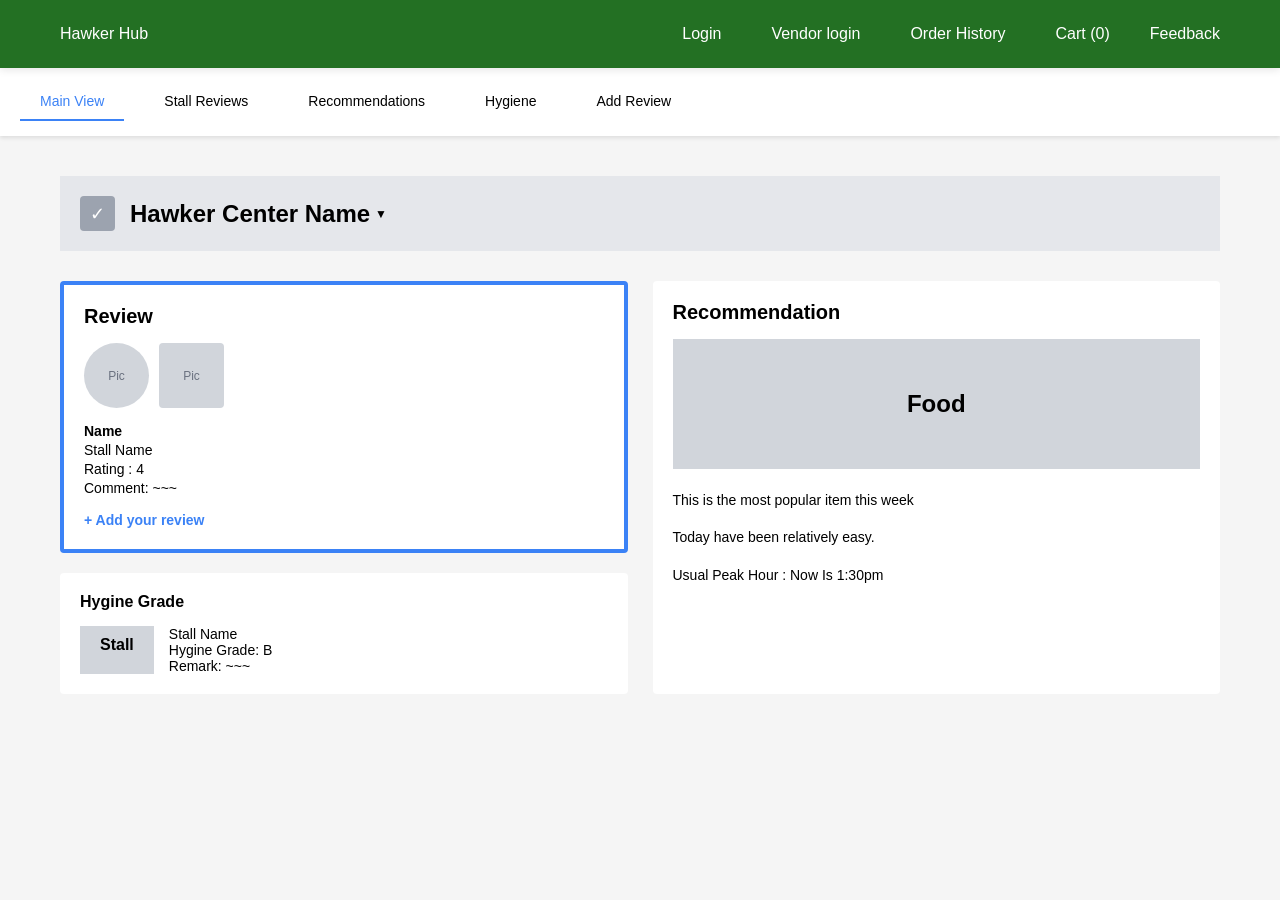
<file: Feedback/feedback.html>
<!DOCTYPE html>
<html lang="en">
<head>
    <meta charset="UTF-8">
    <meta name="viewport" content="width=device-width, initial-scale=1.0">
    <title>Hawker Center Review System</title>
    <link rel="stylesheet" href="feedback.css">
    <link rel="stylesheet" href="../Main-Page/MainPage.css">
</head>
<body>
    <header class="navbar">
        <div class="Logo">
            <button class="home-button" onclick="goHome()"> Hawker Hub </button>   
            <button class="Normal-login" onclick="showLogin()"> Login </button>
            <button class="vendor-login" onclick="showVendorLogin()"> Vendor login </button> 
            <button class="Order-history" onclick="showOrderHistory()"> Order History </button>
            <button class="Cart" onclick="viewCart()"> Cart (<span id="cart-count">0</span>) </button>
            <button class="Feedback" onclick="feedback()"> Feedback </button>
        </div>
    </header>
    <div class="nav-tabs">
        <button class="nav-btn active" data-view="main">Main View</button>
        <button class="nav-btn" data-view="stall-review">Stall Reviews</button>
        <button class="nav-btn" data-view="stall-recommendation">Recommendations</button>
        <button class="nav-btn" data-view="hygiene">Hygiene</button>
        <button class="nav-btn" data-view="review-dialog">Add Review</button>
    </div>

    <div class="container">
        <!-- Main View -->
        <div id="main" class="view active">
            <div class="header">
                <div class="header-icon">✓</div>
                <div class="dropdown">
                    <button class="dropdown-toggle" onclick="toggleDropdown('hawker-center-dropdown')" style="font-size: 24px; font-weight: 600; padding: 0;">
                        <span id="selected-hawker-center">Hawker Center Name</span>
                        <span class="dropdown-arrow">▼</span>
                    </button>
                    <div id="hawker-center-dropdown" class="dropdown-menu">
                        <div class="dropdown-item" onclick="selectHawkerCenter('Hawker Center Name')">Hawker Center Name</div>
                        <div class="dropdown-item" onclick="selectHawkerCenter('Maxwell Food Centre')">Maxwell Food Centre</div>
                        <div class="dropdown-item" onclick="selectHawkerCenter('Chinatown Complex')">Chinatown Complex</div>
                        <div class="dropdown-item" onclick="selectHawkerCenter('Lau Pa Sat')">Lau Pa Sat</div>
                    </div>
                </div>
            </div>

            <div class="grid-2">
                <!-- Review Section djkadbajduahnujdxndaolfcdwes-->
                <div>
                    <div class="card card-bordered card-clickable" onclick="navigateToView('stall-review')">
                        <h2 class="section-title">Review</h2>
                        <div class="review-pics">
                            <div class="pic-circle">Pic</div>
                            <div class="pic-square">Pic</div>
                        </div>
                        <div class="review-info">
                            <div class="name">Name</div>
                            <div>Stall Name</div>
                            <div>Rating : 4</div>
                            <div>Comment: ~~~</div>
                        </div>
                        <button class="add-review-btn" onclick="event.stopPropagation(); openModal('review-modal')">+ Add your review</button>
                    </div>

                    <div class="card card-clickable" style="margin-top: 20px;" onclick="navigateToView('hygiene')">
                        <div style="margin-bottom: 15px; font-weight: 600;">Hygine Grade</div>
                        <div class="hygiene-section">
                            <div class="stall-badge">Stall</div>
                            <div style="font-size: 14px;">
                                <div>Stall Name</div>
                                <div>Hygine Grade: B</div>
                                <div>Remark: ~~~</div>
                            </div>
                        </div>
                    </div>
                </div>

                <!-- Recommendation Section -->
                <div class="card card-clickable" onclick="navigateToView('stall-recommendation')">
                    <h2 class="section-title">Recommendation</h2>
                    <div class="food-placeholder">Food</div>
                    <div class="recommendation-text">
                        <div>This is the most popular item this week</div>
                        <div>
                            <div>Today have been relatively easy.</div>
                            <div>Usual Peak Hour : Now Is 1:30pm</div>
                        </div>
                    </div>
                </div>
            </div>
        </div>

        <!-- Stall Review View -->
        <div id="stall-review" class="view">
            <div class="header">
                <div class="header-icon">✓</div>
                <div class="dropdown">
                    <button class="dropdown-toggle" onclick="toggleDropdown('hawker-center-dropdown-2')" style="font-size: 24px; font-weight: 600; padding: 0;">
                        <span id="selected-hawker-center-2">Hawker Center Name</span>
                        <span class="dropdown-arrow">▼</span>
                    </button>
                    <div id="hawker-center-dropdown-2" class="dropdown-menu">
                        <div class="dropdown-item" onclick="selectHawkerCenter2('Hawker Center Name')">Hawker Center Name</div>
                        <div class="dropdown-item" onclick="selectHawkerCenter2('Maxwell Food Centre')">Maxwell Food Centre</div>
                        <div class="dropdown-item" onclick="selectHawkerCenter2('Chinatown Complex')">Chinatown Complex</div>
                        <div class="dropdown-item" onclick="selectHawkerCenter2('Lau Pa Sat')">Lau Pa Sat</div>
                    </div>
                </div>
            </div>

            <div class="card">
                <div class="review-list-header">
                    <div class="header-left">
                        <h2 class="section-title" style="margin: 0;">Stall</h2>
                        <div class="dropdown">
                            <button class="dropdown-toggle" onclick="toggleDropdown('stall-dropdown')">
                                <span id="selected-stall">All Stalls</span>
                                <span class="dropdown-arrow">▼</span>
                            </button>
                            <div id="stall-dropdown" class="dropdown-menu">
                                <div class="dropdown-item" onclick="selectStall('All Stalls')">All Stalls</div>
                                <div class="dropdown-item" onclick="selectStall('Stall A')">Stall A</div>
                                <div class="dropdown-item" onclick="selectStall('Stall B')">Stall B</div>
                                <div class="dropdown-item" onclick="selectStall('Stall C')">Stall C</div>
                            </div>
                        </div>
                    </div>
                    <div class="header-right">
                        <h2 class="section-title" style="margin: 0;">Sort By:</h2>
                        <div class="dropdown">
                            <button class="dropdown-toggle" onclick="toggleDropdown('sort-dropdown')">
                                <span id="selected-sort">Rating</span>
                                <span class="dropdown-arrow">▼</span>
                            </button>
                            <div id="sort-dropdown" class="dropdown-menu">
                                <div class="dropdown-item" onclick="selectSort('Rating')">Rating</div>
                                <div class="dropdown-item" onclick="selectSort('Stall Name: A to Z')">Stall Name: A to Z</div>
                                <div class="dropdown-item" onclick="selectSort('Stall Name: Z to A')">Stall Name: Z to A</div>
                            </div>
                        </div>
                    </div>
                </div>

                <h3 style="font-size: 18px; font-weight: 600; margin-bottom: 20px;">Review</h3>

                <div id="review-list">
                    <div class="review-item card-clickable" onclick="showReviewDetail('Name', 'Stall Name', '4', '~~~')">
                        <div class="review-avatar">Pic</div>
                        <div class="review-content">
                            <div style="font-weight: 600;">Name</div>
                            <div>Stall Name</div>
                            <div>Rating : 4</div>
                            <div>Comment: ~~~</div>
                        </div>
                    </div>

                    <div class="review-item card-clickable" onclick="showReviewDetail('Name', 'Stall Name', '4', '~~~')">
                        <div class="review-avatar">Pic</div>
                        <div class="review-content">
                            <div style="font-weight: 600;">Name</div>
                            <div>Stall Name</div>
                            <div>Rating : 4</div>
                            <div>Comment: ~~~</div>
                        </div>
                    </div>

                    <div class="review-item card-clickable" onclick="showReviewDetail('Name', 'Stall Name', '3', '~~~')">
                        <div class="review-avatar">Pic</div>
                        <div class="review-content">
                            <div style="font-weight: 600;">Name</div>
                            <div>Stall Name</div>
                            <div>Rating : 3</div>
                            <div>Comment: ~~~</div>
                        </div>
                    </div>
                </div>

                <div class="pagination">
                    <button class="page-btn"></button>
                    <button class="page-btn"></button>
                </div>
            </div>
        </div>

        <!-- Stall Recommendation View -->
        <div id="stall-recommendation" class="view">
            <div class="header">
                <div class="header-icon">✓</div>
                <div class="dropdown">
                    <button class="dropdown-toggle" onclick="toggleDropdown('hawker-center-dropdown-3')" style="font-size: 24px; font-weight: 600; padding: 0;">
                        <span id="selected-hawker-center-3">Hawker Center Name</span>
                        <span class="dropdown-arrow">▼</span>
                    </button>
                    <div id="hawker-center-dropdown-3" class="dropdown-menu">
                        <div class="dropdown-item" onclick="selectHawkerCenter3('Hawker Center Name')">Hawker Center Name</div>
                        <div class="dropdown-item" onclick="selectHawkerCenter3('Maxwell Food Centre')">Maxwell Food Centre</div>
                        <div class="dropdown-item" onclick="selectHawkerCenter3('Chinatown Complex')">Chinatown Complex</div>
                        <div class="dropdown-item" onclick="selectHawkerCenter3('Lau Pa Sat')">Lau Pa Sat</div>
                    </div>
                </div>
            </div>

            <div class="card">
                <div style="display: flex; align-items: center; gap: 10px; margin-bottom: 25px;">
                    <h2 class="section-title" style="margin: 0;">Stall</h2>
                    <div class="dropdown">
                        <button class="dropdown-toggle" onclick="toggleDropdown('rec-stall-dropdown')">
                            <span id="rec-selected-stall">All Stalls</span>
                            <span class="dropdown-arrow">▼</span>
                        </button>
                        <div id="rec-stall-dropdown" class="dropdown-menu">
                            <div class="dropdown-item" onclick="selectRecStall('All Stalls')">All Stalls</div>
                            <div class="dropdown-item" onclick="selectRecStall('Stall A')">Stall A</div>
                            <div class="dropdown-item" onclick="selectRecStall('Stall B')">Stall B</div>
                            <div class="dropdown-item" onclick="selectRecStall('Stall C')">Stall C</div>
                        </div>
                    </div>
                </div>

                <div class="grid-2">
                    <!-- Recommendation -->
                    <div>
                        <h3 style="font-weight: 600; margin-bottom: 15px;">Recommendation</h3>
                        <div class="recommendation-header">
                            <span>Popular:</span>
                            <div class="dropdown">
                                <button class="dropdown-toggle" onclick="toggleDropdown('popular-dropdown')">
                                    <span id="selected-popular">Today</span>
                                    <span class="dropdown-arrow">▼</span>
                                </button>
                                <div id="popular-dropdown" class="dropdown-menu">
                                    <div class="dropdown-item" onclick="selectPopular('Today')">Today</div>
                                    <div class="dropdown-item" onclick="selectPopular('This Week')">This Week</div>
                                    <div class="dropdown-item" onclick="selectPopular('This Month')">This Month</div>
                                    <div class="dropdown-item" onclick="selectPopular('All Time')">All Time</div>
                                </div>
                            </div>
                            <span>Sort By:</span>
                            <div class="dropdown">
                                <button class="dropdown-toggle" onclick="toggleDropdown('order-dropdown')">
                                    <span id="selected-order">Order</span>
                                    <span class="dropdown-arrow">▼</span>
                                </button>
                                <div id="order-dropdown" class="dropdown-menu">
                                    <div class="dropdown-item" onclick="selectOrder('Order')">Order</div>
                                    <div class="dropdown-item" onclick="selectOrder('Rating')">Rating</div>
                                    <div class="dropdown-item" onclick="selectOrder('Name')">Name</div>
                                </div>
                            </div>
                        </div>

                        <div class="food-item">
                            <div class="food-pic">Food</div>
                            <div class="food-info">
                                <div style="font-weight: 600;">Food Name</div>
                                <div>Total Ordered: 16</div>
                                <div>Rating: 4stars</div>
                            </div>
                        </div>

                        <div class="food-item">
                            <div class="food-pic">Food</div>
                            <div class="food-info">
                                <div style="font-weight: 600;">Food Name</div>
                                <div>Total Ordered: 16</div>
                                <div>Rating: 4stars</div>
                            </div>
                        </div>
                    </div>

                    <!-- Activity -->
                    <div>
                        <h3 style="font-weight: 600; margin-bottom: 15px;">Activity</h3>

                        <div class="activity-box">
                            <div class="title">Peak Hour</div>
                            <div class="info">Normal Peak Hour: 12pm to 1:30 pm</div>
                        </div>

                        <div class="activity-box">
                            <div class="title">Bar Chart</div>
                            <div class="info" style="margin-bottom: 8px;">Activity Status This Week</div>
                            <div class="info">Current Status: Not busy</div>
                        </div>
                    </div>
                </div>
            </div>
        </div>

        <!-- Hygiene View -->
        <div id="hygiene" class="view">
            <div class="header">
                <div class="header-icon">✓</div>
                <div class="dropdown">
                    <button class="dropdown-toggle" onclick="toggleDropdown('hawker-center-dropdown-4')" style="font-size: 24px; font-weight: 600; padding: 0;">
                        <span id="selected-hawker-center-4">Hawker Center Name</span>
                        <span class="dropdown-arrow">▼</span>
                    </button>
                    <div id="hawker-center-dropdown-4" class="dropdown-menu">
                        <div class="dropdown-item" onclick="selectHawkerCenter4('Hawker Center Name')">Hawker Center Name</div>
                        <div class="dropdown-item" onclick="selectHawkerCenter4('Maxwell Food Centre')">Maxwell Food Centre</div>
                        <div class="dropdown-item" onclick="selectHawkerCenter4('Chinatown Complex')">Chinatown Complex</div>
                        <div class="dropdown-item" onclick="selectHawkerCenter4('Lau Pa Sat')">Lau Pa Sat</div>
                    </div>
                </div>
            </div>

            <div class="card">
                <div style="display: flex; align-items: center; gap: 10px; margin-bottom: 25px;">
                    <h2 class="section-title" style="margin: 0;">Stall</h2>
                    <div class="checkbox"></div>
                </div>

                <div class="hygiene-detail">
                    <h3>Hygine</h3>
                    <div class="grade">Grade: 4 and half stars</div>
                    <div class="remark"><span style="font-weight: 600;">Inspector's remark:</span> ~~~</div>
                </div>
            </div>
        </div>
    </div>

    <!-- Review Detail Popup Modal -->
    <div id="review-list-modal" class="modal">
        <div class="modal-content review-popup">
            <div class="modal-header">
                <span>Review Detail</span>
                <button class="close-btn" onclick="closeModal('review-list-modal')">&times;</button>
            </div>
            <div class="modal-body">
                <div class="review-item" style="border-bottom: none; padding-bottom: 0;">
                    <div class="review-avatar" style="width: 80px; height: 80px; font-size: 16px;">Pic</div>
                    <div class="review-content" style="font-size: 16px;">
                        <div style="font-weight: 600; font-size: 18px; margin-bottom: 8px;" id="detail-name">Name</div>
                        <div style="margin-bottom: 5px;" id="detail-stall">Stall Name</div>
                        <div style="margin-bottom: 5px;" id="detail-rating">Rating : 4</div>
                        <div style="margin-bottom: 5px;">Comment:</div>
                        <div style="padding: 10px; background: #f9fafb; border-radius: 4px; margin-top: 5px;" id="detail-comment">~~~</div>
                    </div>
                </div>
            </div>
        </div>
    </div>

    <!-- Review Dialog Modal -->
    <div id="review-modal" class="modal">
        <div class="modal-content dialog-content">
            <div class="modal-header">
                <span>Review</span>
                <button class="close-btn" onclick="closeModal('review-modal')">&times;</button>
            </div>
            <div class="dialog-body">
                <div class="dialog-field">
                    <span>Choose Stall:</span>
                    <div class="dropdown">
                        <button class="dropdown-toggle" onclick="toggleDropdown('review-stall-dropdown')">
                            <span id="review-selected-stall">Stall A</span>
                            <span class="dropdown-arrow">▼</span>
                        </button>
                        <div id="review-stall-dropdown" class="dropdown-menu">
                            <div class="dropdown-item" onclick="selectReviewStall('Stall A')">Stall A</div>
                            <div class="dropdown-item" onclick="selectReviewStall('Stall B')">Stall B</div>
                            <div class="dropdown-item" onclick="selectReviewStall('Stall C')">Stall C</div>
                        </div>
                    </div>
                </div>

                <div class="dialog-field">
                    <span>Rating:</span>
                    <div class="dropdown">
                        <button class="dropdown-toggle" onclick="toggleDropdown('review-rating-dropdown')">
                            <span id="review-selected-rating">4 stars</span>
                            <span class="dropdown-arrow">▼</span>
                        </button>
                        <div id="review-rating-dropdown" class="dropdown-menu">
                            <div class="dropdown-item" onclick="selectReviewRating('1 star')">1 star</div>
                            <div class="dropdown-item" onclick="selectReviewRating('2 stars')">2 stars</div>
                            <div class="dropdown-item" onclick="selectReviewRating('3 stars')">3 stars</div>
                            <div class="dropdown-item" onclick="selectReviewRating('4 stars')">4 stars</div>
                            <div class="dropdown-item" onclick="selectReviewRating('5 stars')">5 stars</div>
                        </div>
                    </div>
                </div>

                <div style="margin-bottom: 20px;">
                    <label style="display: block; margin-bottom: 8px; font-weight: 500;">Description:</label>
                    <textarea 
                        id="review-description" 
                        placeholder="Enter your review description here..."
                        style="width: 100%; min-height: 100px; padding: 10px; border: 1px solid #d1d5db; border-radius: 4px; font-family: Arial, sans-serif; font-size: 14px; resize: vertical;"
                    ></textarea>
                </div>

                <div class="dialog-buttons">
                    <button class="btn-cancel" onclick="closeModal('review-modal')">Cancel</button>
                    <button class="btn-ok" onclick="submitReview()">OK</button>
                </div>
            </div>
        </div>
    </div>

    <script>
        // Header navigation functions
    function goHome() {
        window.location.href = '../Main-Page/MainPage.html';
    }

    function showLogin() {
        alert('Login feature coming soon!');
    }

    function showVendorLogin() {
        alert('Vendor login feature coming soon!');
    }

    function showOrderHistory() {
        alert('Order history feature coming soon!');
    }

    function viewCart() {
        window.location.href = '../Ordering & Checkout/Cart/cart.html';
    }

    function feedback() {
        // Already on feedback page, could scroll to top or reload
        window.scrollTo(0, 0);
    }

    // Update cart count on page load
    document.addEventListener('DOMContentLoaded', function() {
        updateCartCount();
    });

    function updateCartCount() {
        const cart = JSON.parse(localStorage.getItem('hawkerCart')) || [];
        const totalItems = cart.reduce((sum, item) => sum + item.quantity, 0);
        
        const cartCountSpan = document.getElementById('cart-count');
        if (cartCountSpan) {
            cartCountSpan.textContent = totalItems;
        }
        
        // Add visual indicator if there are items
        const cartButton = document.querySelector('.Cart');
        if (cartButton && totalItems > 0) {
            cartButton.classList.add('has-items');
        }
    }

        // Navigation
        const navButtons = document.querySelectorAll('.nav-btn');
        const views = document.querySelectorAll('.view');

        navButtons.forEach(button => {
            button.addEventListener('click', () => {
                const viewName = button.getAttribute('data-view');

                // Handle modal views
                if (viewName === 'review-dialog') {
                    openModal('review-modal');
                    return;
                }

                // Switch views
                navigateToView(viewName);
            });
        });

        // Function to navigate to a specific view
        function navigateToView(viewName) {
            navButtons.forEach(btn => btn.classList.remove('active'));
            const targetBtn = document.querySelector(`[data-view="${viewName}"]`);
            if (targetBtn) {
                targetBtn.classList.add('active');
            }

            views.forEach(view => view.classList.remove('active'));
            const targetView = document.getElementById(viewName);
            if (targetView) {
                targetView.classList.add('active');
            }
        }

        // Dropdown functionality
        function toggleDropdown(dropdownId) {
            event.stopPropagation();
            const dropdown = document.getElementById(dropdownId);
            
            // Close all other dropdowns
            document.querySelectorAll('.dropdown-menu').forEach(menu => {
                if (menu.id !== dropdownId) {
                    menu.classList.remove('active');
                }
            });
            
            dropdown.classList.toggle('active');
        }

        // Close dropdowns when clicking outside
        document.addEventListener('click', () => {
            document.querySelectorAll('.dropdown-menu').forEach(menu => {
                menu.classList.remove('active');
            });
        });

        // Stall selection functions
        function selectStall(stall) {
            document.getElementById('selected-stall').textContent = stall;
            document.getElementById('stall-dropdown').classList.remove('active');
        }

        function selectRecStall(stall) {
            document.getElementById('rec-selected-stall').textContent = stall;
            document.getElementById('rec-stall-dropdown').classList.remove('active');
        }

        // Sort selection function
        function selectSort(sortOption) {
            document.getElementById('selected-sort').textContent = sortOption;
            document.getElementById('sort-dropdown').classList.remove('active');
        }

        // Popular selection function
        function selectPopular(option) {
            document.getElementById('selected-popular').textContent = option;
            document.getElementById('popular-dropdown').classList.remove('active');
        }

        // Order selection function
        function selectOrder(option) {
            document.getElementById('selected-order').textContent = option;
            document.getElementById('order-dropdown').classList.remove('active');
        }

        // Hawker Center selection function
        function selectHawkerCenter(center) {
            document.getElementById('selected-hawker-center').textContent = center;
            document.getElementById('hawker-center-dropdown').classList.remove('active');
        }

        function selectHawkerCenter2(center) {
            document.getElementById('selected-hawker-center-2').textContent = center;
            document.getElementById('hawker-center-dropdown-2').classList.remove('active');
        }

        function selectHawkerCenter3(center) {
            document.getElementById('selected-hawker-center-3').textContent = center;
            document.getElementById('hawker-center-dropdown-3').classList.remove('active');
        }

        function selectHawkerCenter4(center) {
            document.getElementById('selected-hawker-center-4').textContent = center;
            document.getElementById('hawker-center-dropdown-4').classList.remove('active');
        }

        // Modal review list dropdown functions
        function selectModalStall(stall) {
            document.getElementById('modal-selected-stall').textContent = stall;
            document.getElementById('modal-stall-dropdown').classList.remove('active');
        }

        function selectModalSort(sortOption) {
            document.getElementById('modal-selected-sort').textContent = sortOption;
            document.getElementById('modal-sort-dropdown').classList.remove('active');
        }

        // Show individual review detail in popup
        function showReviewDetail(name, stallName, rating, comment) {
            document.getElementById('detail-name').textContent = name;
            document.getElementById('detail-stall').textContent = stallName;
            document.getElementById('detail-rating').textContent = 'Rating : ' + rating;
            document.getElementById('detail-comment').textContent = comment;
            openModal('review-list-modal');
        }

        // Review dialog dropdown functions
        function selectReviewStall(stall) {
            document.getElementById('review-selected-stall').textContent = stall;
            document.getElementById('review-stall-dropdown').classList.remove('active');
        }

        function selectReviewRating(rating) {
            document.getElementById('review-selected-rating').textContent = rating;
            document.getElementById('review-rating-dropdown').classList.remove('active');
        }

        // Submit review function
        function submitReview() {
            const stall = document.getElementById('review-selected-stall').textContent;
            const rating = document.getElementById('review-selected-rating').textContent;
            const description = document.getElementById('review-description').value;
            
            // Validate description
            if (!description.trim()) {
                alert('Please enter a description for your review.');
                return;
            }
            
            // Extract just the number from rating (e.g., "4 stars" -> "4")
            const ratingNumber = rating.split(' ')[0];
            
            // Create new review element
            const reviewList = document.getElementById('review-list');
            const newReview = document.createElement('div');
            newReview.className = 'review-item card-clickable';
            newReview.onclick = function() {
                showReviewDetail('You', stall, ratingNumber, description);
            };
            
            newReview.innerHTML = `
                <div class="review-avatar">Pic</div>
                <div class="review-content">
                    <div style="font-weight: 600;">You</div>
                    <div>${stall}</div>
                    <div>Rating : ${ratingNumber}</div>
                    <div>Comment: ${description.substring(0, 50)}${description.length > 50 ? '...' : ''}</div>
                </div>
            `;
            
            // Add to the top of the list
            reviewList.insertBefore(newReview, reviewList.firstChild);
            
            // Clear the form
            document.getElementById('review-description').value = '';
            
            // Close the modal
            closeModal('review-modal');
            
            // Navigate to stall review page to show the new review
            navigateToView('stall-review');
            
            // Show a success message
            setTimeout(() => {
                alert('Review submitted successfully!');
            }, 100);
        }

        // Modal functions
        function openModal(modalId) {
            document.getElementById(modalId).classList.add('active');
        }

        function closeModal(modalId) {
            document.getElementById(modalId).classList.remove('active');
        }

        // Close modals when clicking outside
        window.addEventListener('click', (e) => {
            if (e.target.classList.contains('modal')) {
                e.target.classList.remove('active');
            }
        });
    </script>
</body>
</html>
</file>
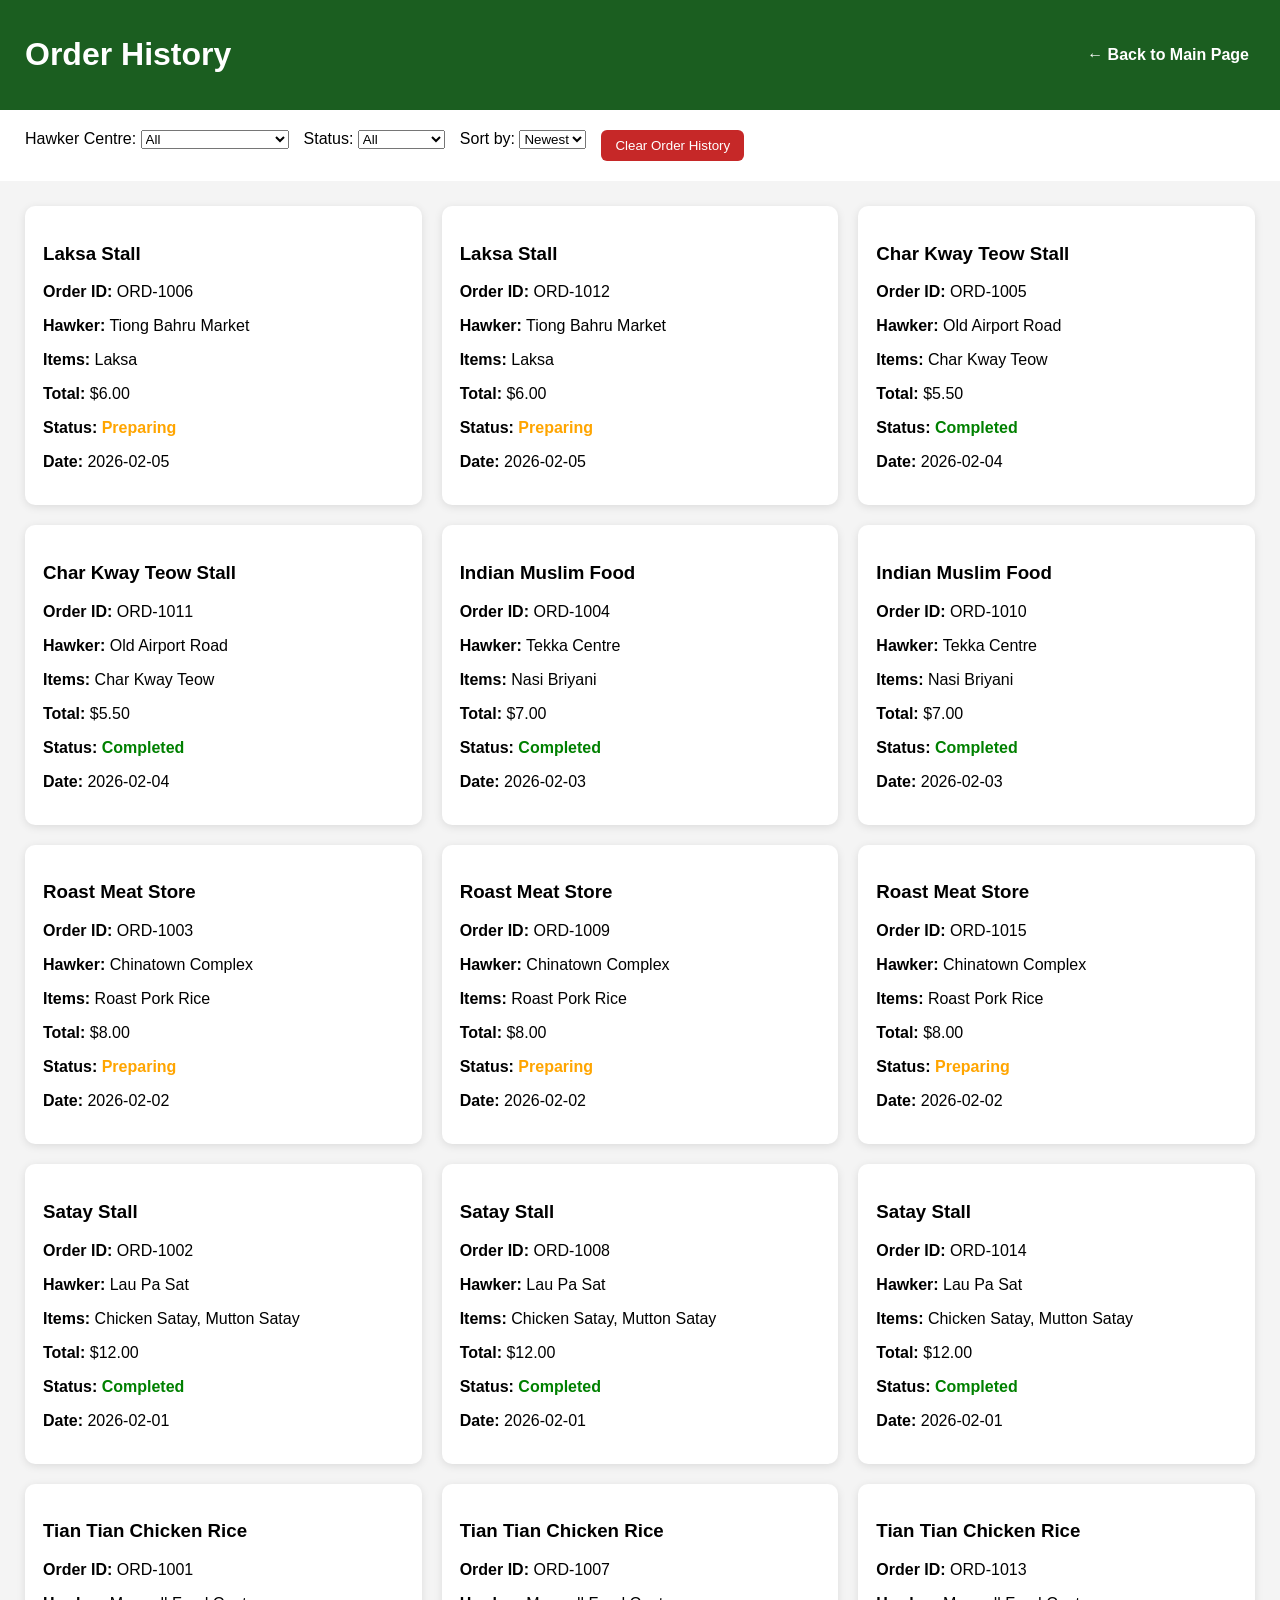
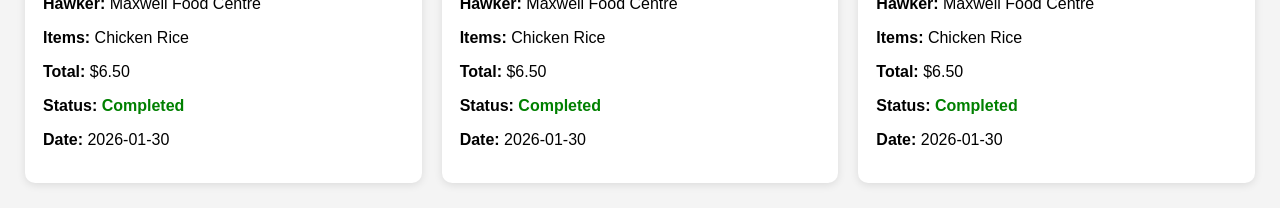
<file: OrderHistory/OrderHistory.html>
<!DOCTYPE html>
<html lang="en">
<head>
  <meta charset="UTF-8" />
  <meta name="viewport" content="width=device-width, initial-scale=1.0" />
  <title>Order History</title>
  <link rel="stylesheet" href="orderhistory.css" />
</head>

<body>
  <header class="navbar">
    <h1>Order History</h1>
    <button class="back-btn" onclick="goBack()">← Back to Main Page</button>
  </header>

  <section class="controls">
    <label>
      Hawker Centre:
      <select id="hawkerFilter">
        <option value="all">All</option>
        <option value="Maxwell Food Centre">Maxwell Food Centre</option>
        <option value="Lau Pa Sat">Lau Pa Sat</option>
        <option value="Chinatown Complex">Chinatown Complex</option>
        <option value="Tekka Centre">Tekka Centre</option>
        <option value="Old Airport Road">Old Airport Road</option>
        <option value="Tiong Bahru Market">Tiong Bahru Market</option>
      </select>
    </label>

    <label>
      Status:
      <select id="statusFilter">
        <option value="all">All</option>
        <option value="Completed">Completed</option>
        <option value="Preparing">Preparing</option>
      </select>
    </label>

    <label>
      Sort by:
      <select id="sortFilter">
        <option value="new">Newest</option>
        <option value="old">Oldest</option>
      </select>
    </label>

    <button id="clearOrders" class="clear-btn">Clear Order History</button>
  </section>

  <section id="orderHistoryContainer" class="orders"></section>

  <script src="OrderHistory.js"></script>
</body>
</html>
</file>
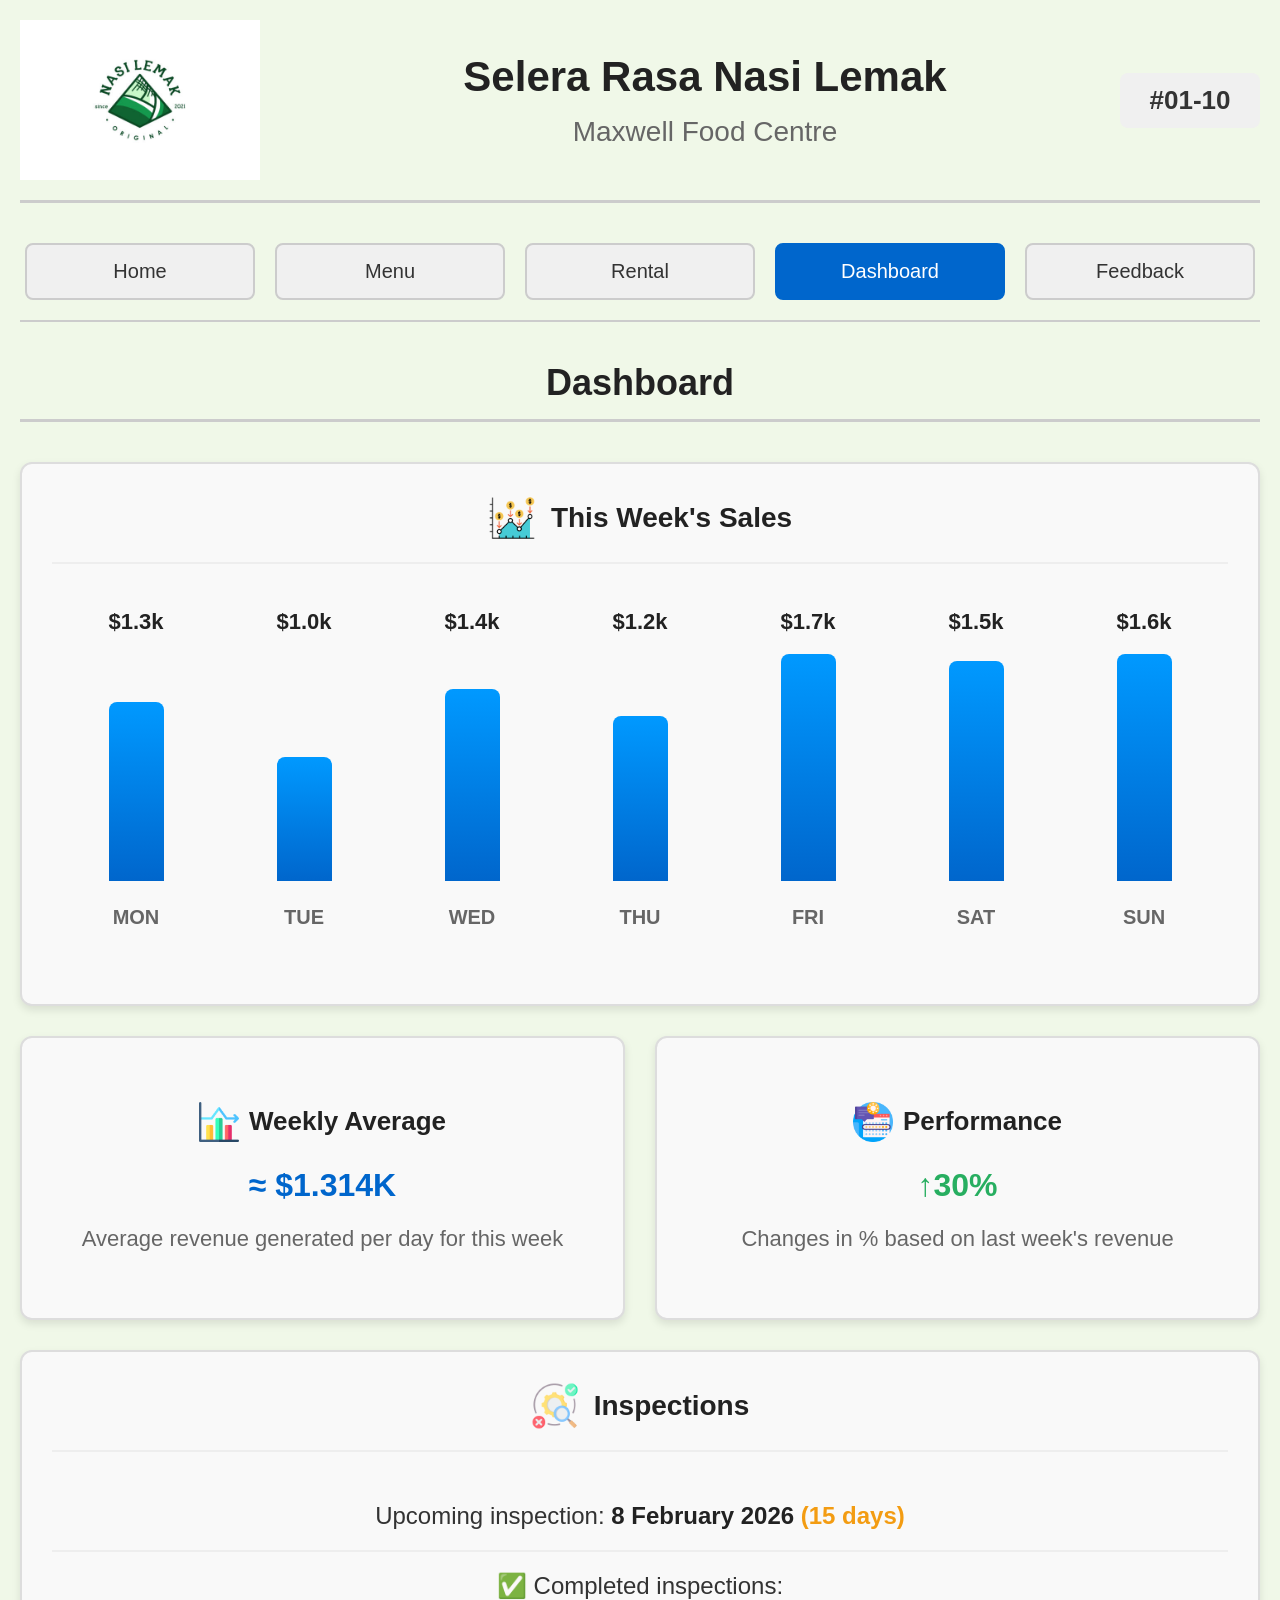
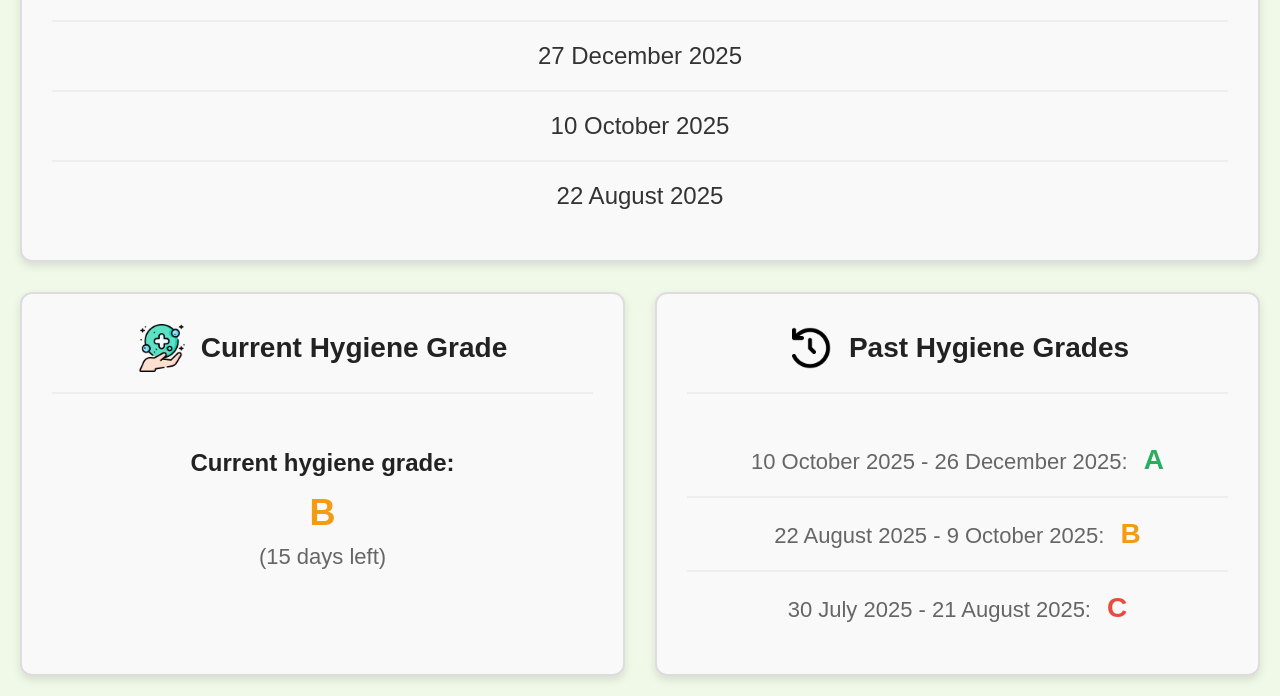
<file: vendor-management/vendor-dashboard.html>
<!DOCTYPE html>
<html lang="en">
<head>
    <meta charset="UTF-8">
    <meta name="viewport" content="width=device-width, initial-scale=1.0">
    <title>Vendor - Dashboard</title>
    <link rel="stylesheet" href="vendor.css">
    <style>
        .section-title {
            font-size: 36px;
            margin-bottom: 40px;
            font-weight: 700;
            color: #222;
            padding-bottom: 15px;
            border-bottom: 3px solid #ccc;
            text-align: center;
            width: 100%;
        }

        .dashboard-container {
            display: flex;
            flex-direction: column;
            gap: 40px;
            width: 100%;
        }
        
        .dashboard-grid {
            display: grid;
            grid-template-columns: repeat(2, 1fr);
            gap: 30px;
        }
        
        .sales-section {
            grid-column: span 2;
            min-height: 500px;
        }
        
        .stats-container {
            grid-column: span 2;
            display: grid;
            grid-template-columns: repeat(2, 1fr);
            gap: 30px;
        }
        
        .inspection-section {
            grid-column: span 2;
        }
        
        .hygiene-container {
            grid-column: span 2;
            display: grid;
            grid-template-columns: repeat(2, 1fr);
            gap: 30px;
        }
        
        .dashboard-section {
            border: 2px solid #ddd;
            padding: 30px;
            border-radius: 12px;
            background: #f9f9f9;
            box-shadow: 0 4px 8px rgba(0,0,0,0.1);
        }
        
        .sales-section .section-header,
        .inspection-section .section-header,
        .hygiene-container .dashboard-section .section-header,
        .stats-container .dashboard-section .section-header {
            display: flex;
            align-items: center;
            justify-content: center;
            gap: 15px;
            margin-bottom: 30px;
            padding-bottom: 20px;
            border-bottom: 2px solid #eee;
        }
        
        .section-icon {
            width: 48px;
            height: 48px;
        }
        
        .sales-section h2,
        .inspection-section h2,
        .hygiene-container .dashboard-section h2,
        .stats-container .dashboard-section h2 {
            font-size: 28px;
            text-align: center;
            font-weight: 700;
            color: #222;
            margin: 0;
            padding: 5px 0;
        }
        
        .sales-chart-container {
            display: flex;
            flex-direction: column;
            height: 380px;
            position: relative;
        }
        
        .sales-chart {
            display: flex;
            align-items: flex-end;
            justify-content: space-between;
            height: 300px;
            margin-bottom: 20px;
            padding: 60px 0 25px 0;
            flex: 1;
        }
        
        .chart-bar-container {
            display: flex;
            flex-direction: column;
            align-items: center;
            flex: 1;
            height: 100%;
            justify-content: flex-end;
            position: relative;
        }
        
        .chart-bar {
            width: 55px;
            background: linear-gradient(to top, #0066cc, #0099ff);
            border-radius: 8px 8px 0 0;
            margin-bottom: 20px;
            transition: height 0.5s ease;
        }
        
        .chart-bar-value {
            font-size: 22px;
            font-weight: 700;
            color: #222;
            text-align: center;
            position: absolute;
            top: -45px;
            width: 100%;
        }
        
        .chart-day {
            font-size: 20px;
            color: #666;
            font-weight: 600;
            margin-top: 5px;
        }
        
        .stat-box {
            display: flex;
            flex-direction: column;
            align-items: center;
            text-align: center;
            height: 100%;
            justify-content: center;
            min-height: 220px;
        }
        
        .stat-header {
            display: flex;
            align-items: center;
            justify-content: center;
            gap: 10px;
            margin-bottom: 25px;
        }
        
        .stat-icon {
            width: 40px;
            height: 40px;
        }
        
        .stat-title {
            font-size: 26px;
            font-weight: 600;
            color: #222;
            text-align: center;
        }
        
        .stat-value {
            font-size: 32px;
            font-weight: 700;
            color: #0066cc;
            margin-bottom: 20px;
            text-align: center;
        }
        
        .performance-value {
            color: #27ae60;
        }
        
        .stat-description {
            font-size: 22px;
            color: #666;
            line-height: 1.4;
            padding: 0 15px;
            text-align: center;
        }
        
        .inspection-list, .hygiene-list {
            list-style: none;
            margin: 0;
            padding: 0;
        }
        
        .inspection-item, .hygiene-item {
            padding: 20px 0;
            border-bottom: 2px solid #eee;
            font-size: 24px;
            text-align: center;
        }
        
        .inspection-item:last-child, .hygiene-item:last-child {
            border-bottom: none;
        }
        
        .inspection-date {
            font-weight: 600;
            color: #222;
        }
        
        .inspection-days {
            color: #f39c12;
            font-weight: 600;
        }
        
        .hygiene-grade-item {
            padding: 25px 0;
            font-size: 24px;
            text-align: center;
            display: flex;
            flex-direction: column;
            align-items: center;
            justify-content: center;
            min-height: 150px;
            border-bottom: none;
        }
        
        .hygiene-grade-text {
            margin-bottom: 15px;
            font-weight: 600;
            color: #222;
            text-align: center;
        }
        
        .hygiene-grade-display {
            display: flex;
            flex-direction: column;
            align-items: center;
            gap: 10px;
        }
        
        .hygiene-grade {
            font-size: 36px;
            font-weight: 700;
            display: block;
            margin: 0;
        }
        
        .grade-current {
            color: #f39c12;
        }
        
        .grade-a {
            color: #27ae60;
        }
        
        .grade-b {
            color: #f39c12;
        }
        
        .grade-c {
            color: #e74c3c;
        }
        
        .grade-days {
            color: #666;
            font-size: 22px;
            font-weight: normal;
        }
        
        .past-hygiene-item {
            padding: 20px 0;
            border-bottom: 2px solid #eee;
            font-size: 22px;
            text-align: center;
        }
        
        .past-hygiene-item:last-child {
            border-bottom: none;
        }
        
        .past-hygiene-date {
            color: #666;
            display: inline;
        }
        
        .past-hygiene-grade {
            font-size: 28px;
            font-weight: 700;
            margin-left: 10px;
            display: inline;
        }
        
        /* Responsive design */
        @media (max-width: 1200px) {
            .section-title {
                font-size: 32px;
            }
        }
        
        @media (max-width: 992px) {
            .dashboard-grid,
            .stats-container,
            .hygiene-container {
                grid-template-columns: 1fr;
                gap: 25px;
            }
            
            .sales-section,
            .inspection-section {
                grid-column: span 1;
            }
            
            .sales-section {
                min-height: 450px;
            }
        }
        
        @media (max-width: 768px) {
            .section-title {
                font-size: 28px;
            }
            
            .dashboard-section {
                padding: 20px;
            }
            
            .dashboard-section h2 {
                font-size: 26px;
            }
            
            .sales-section {
                min-height: 400px;
            }
            
            .sales-chart {
                height: 250px;
                padding: 50px 0 20px 0;
            }
            
            .chart-bar {
                width: 40px;
            }
            
            .chart-bar-value {
                font-size: 18px;
                top: -40px;
            }
            
            .chart-day {
                font-size: 18px;
            }
            
            .stat-title {
                font-size: 22px;
            }
            
            .stat-value {
                font-size: 26px;
            }
            
            .stat-description {
                font-size: 18px;
            }
            
            .inspection-item, .hygiene-grade-item {
                font-size: 20px;
            }
            
            .hygiene-grade {
                font-size: 32px;
            }
            
            .past-hygiene-item {
                font-size: 18px;
            }
            
            .past-hygiene-grade {
                font-size: 24px;
            }
            
            .section-icon {
                width: 40px;
                height: 40px;
            }
            
            .stat-icon {
                width: 36px;
                height: 36px;
            }
        }
        
        @media (max-width: 576px) {
            .section-title {
                font-size: 24px;
            }
            
            .sales-section .section-header,
            .inspection-section .section-header,
            .hygiene-container .dashboard-section .section-header,
            .stats-container .dashboard-section .section-header {
                flex-direction: column;
                gap: 10px;
            }
            
            .section-header {
                margin-bottom: 25px;
                padding-bottom: 15px;
            }
            
            .dashboard-section h2 {
                font-size: 24px;
            }
            
            .sales-section {
                min-height: 350px;
            }
            
            .sales-chart {
                height: 200px;
                padding: 45px 0 15px 0;
            }
            
            .chart-bar {
                width: 32px;
            }
            
            .chart-bar-value {
                font-size: 16px;
                top: -35px;
            }
            
            .chart-day {
                font-size: 16px;
            }
            
            .stat-header {
                flex-direction: column;
                gap: 5px;
            }
            
            .stat-title {
                font-size: 20px;
            }
            
            .stat-value {
                font-size: 22px;
            }
            
            .stat-description {
                font-size: 16px;
            }
            
            .inspection-item, .hygiene-grade-item {
                font-size: 18px;
                padding: 20px 0;
            }
            
            .hygiene-grade {
                font-size: 28px;
            }
            
            .past-hygiene-item {
                font-size: 16px;
                padding: 15px 0;
            }
            
            .past-hygiene-grade {
                font-size: 22px;
            }
        }
    </style>
</head>
<body>
    <!-- Header -->
    <header class="header">
        <div class="logo">
            <img src="images/logo.png" alt="Logo" class="logo-img">
        </div>
        
        <div class="stall-info">
            <h1>Selera Rasa Nasi Lemak</h1>
            <p>Maxwell Food Centre</p>
        </div>
        
        <div class="unit">#01-10</div>
    </header>
    
    <!-- Navigation -->
    <nav class="nav">
        <a href="vendor-home.html" class="nav-link">Home</a>
        <a href="vendor-menu.html" class="nav-link">Menu</a>
        <a href="vendor-rental.html" class="nav-link">Rental</a>
        <a href="vendor-dashboard.html" class="nav-link active">Dashboard</a>
        <a href="vendor-feedback.html" class="nav-link">Feedback</a>
    </nav>
    
    <!-- Main Content -->
    <main class="container">
        <h2 class="section-title">Dashboard</h2>
        
        <div class="dashboard-container">
            <div class="dashboard-grid">
                <!-- This Week's Sales -->
                <div class="dashboard-section sales-section">
                    <div class="section-header">
                        <img src="images/chart.png" alt="Sales Chart" class="section-icon">
                        <h2>This Week's Sales</h2>
                    </div>
                    
                    <div class="sales-chart-container">
                        <div class="sales-chart">
                            <!-- Chart bars generated by JavaScript -->
                        </div>
                    </div>
                </div>
                
                <div class="stats-container">
                    <!-- Weekly Average -->
                    <div class="dashboard-section">
                        <div class="stat-box">
                            <div class="stat-header">
                                <img src="images/average.png" alt="Average" class="stat-icon">
                                <div class="stat-title">Weekly Average</div>
                            </div>
                            <div class="stat-value">≈ $1.314K</div>
                            <div class="stat-description">
                                Average revenue generated per day for this week
                            </div>
                        </div>
                    </div>
                    
                    <!-- Performance -->
                    <div class="dashboard-section">
                        <div class="stat-box">
                            <div class="stat-header">
                                <img src="images/week.png" alt="Performance" class="stat-icon">
                                <div class="stat-title">Performance</div>
                            </div>
                            <div class="stat-value performance-value">↑30%</div>
                            <div class="stat-description">
                                Changes in % based on last week's revenue
                            </div>
                        </div>
                    </div>
                </div>
                
                <!-- Inspections -->
                <div class="dashboard-section inspection-section">
                    <div class="section-header">
                        <img src="images/inspection.png" alt="Inspections" class="section-icon">
                        <h2>Inspections</h2>
                    </div>
                    
                    <ul class="inspection-list">
                        <li class="inspection-item">
                            Upcoming inspection: <span class="inspection-date">8 February 2026</span>
                            <span class="inspection-days">(15 days)</span>
                        </li>
                        <li class="inspection-item">
                            ✅ Completed inspections:
                        </li>
                        <li class="inspection-item">27 December 2025</li>
                        <li class="inspection-item">10 October 2025</li>
                        <li class="inspection-item">22 August 2025</li>
                    </ul>
                </div>
                
                <div class="hygiene-container">
                    <!-- Current Hygiene Grade -->
                    <div class="dashboard-section">
                        <div class="section-header">
                            <img src="images/hygiene.png" alt="Hygiene Grade" class="section-icon">
                            <h2>Current Hygiene Grade</h2>
                        </div>
                        
                        <ul class="hygiene-list">
                            <li class="hygiene-grade-item">
                                <div class="hygiene-grade-text">Current hygiene grade:</div>
                                <div class="hygiene-grade-display">
                                    <span class="hygiene-grade grade-current">B</span>
                                    <span class="grade-days">(15 days left)</span>
                                </div>
                            </li>
                        </ul>
                    </div>
                    
                    <!-- Past Hygiene Grades -->
                    <div class="dashboard-section">
                        <div class="section-header">
                            <img src="images/past.png" alt="Past Hygiene Grades" class="section-icon">
                            <h2>Past Hygiene Grades</h2>
                        </div>
                        
                        <ul class="hygiene-list">
                            <li class="past-hygiene-item">
                                <span class="past-hygiene-date">10 October 2025 - 26 December 2025:</span>
                                <span class="hygiene-grade grade-a past-hygiene-grade">A</span>
                            </li>
                            <li class="past-hygiene-item">
                                <span class="past-hygiene-date">22 August 2025 - 9 October 2025:</span>
                                <span class="hygiene-grade grade-b past-hygiene-grade">B</span>
                            </li>
                            <li class="past-hygiene-item">
                                <span class="past-hygiene-date">30 July 2025 - 21 August 2025:</span>
                                <span class="hygiene-grade grade-c past-hygiene-grade">C</span>
                            </li>
                        </ul>
                    </div>
                </div>
            </div>
        </div>
    </main>
    
    <script src="vendor-dashboard.js"></script>
</body>
</html>
</file>
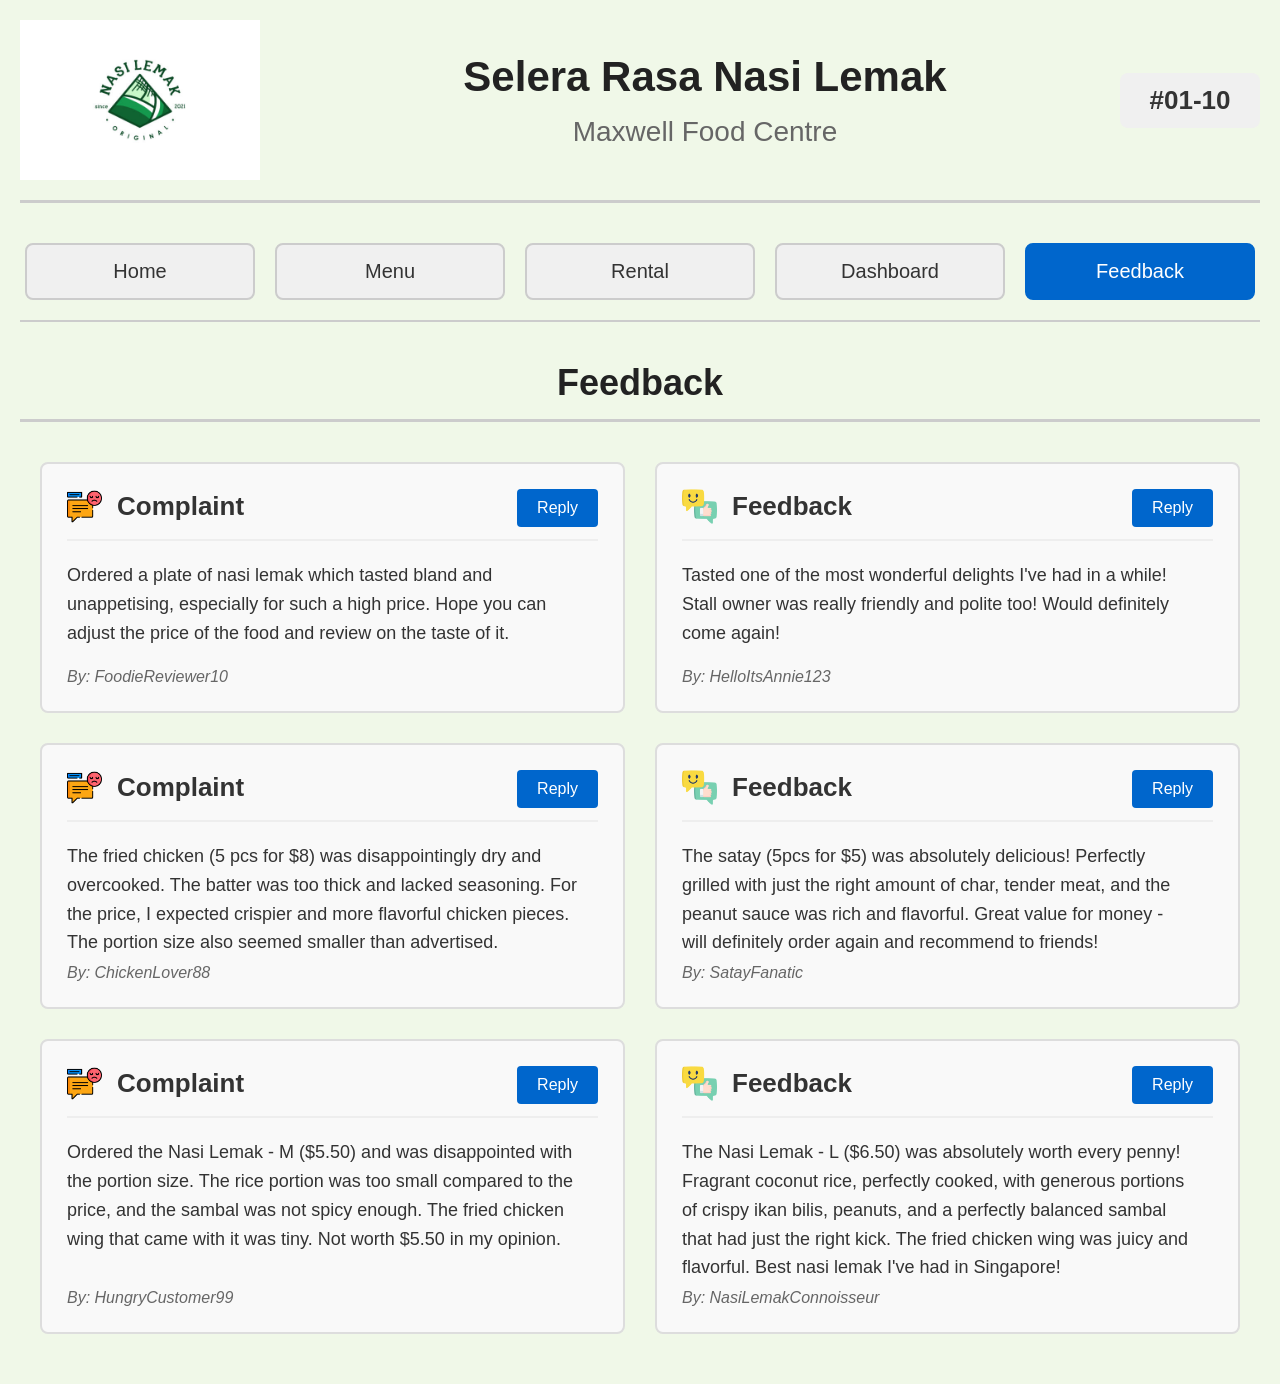
<file: vendor-management/vendor-feedback.html>
<!DOCTYPE html>
<html lang="en">
<head>
    <meta charset="UTF-8">
    <meta name="viewport" content="width=device-width, initial-scale=1.0">
    <title>Vendor - Feedback</title>
    <link rel="stylesheet" href="vendor.css">
    <style>
        .section-title {
            font-size: 36px;
            margin-bottom: 40px;
            font-weight: 700;
            color: #222;
            padding-bottom: 15px;
            border-bottom: 3px solid #ccc;
            text-align: center;
            width: 100%;
        }

        .feedback-container {
            width: 100%;
            max-width: 1200px;
            margin: 0 auto;
        }
        
        .feedback-row {
            display: grid;
            grid-template-columns: 1fr 1fr;
            gap: 30px;
            margin-bottom: 30px;
        }
        
        .feedback-box {
            border: 2px solid #ddd;
            padding: 25px;
            border-radius: 8px;
            background: #f9f9f9;
            position: relative;
            min-height: 200px;
            width: 100%;
        }
        
        .feedback-header {
            display: flex;
            align-items: center;
            gap: 15px;
            margin-bottom: 20px;
            padding-bottom: 15px;
            border-bottom: 2px solid #eee;
        }
        
        .feedback-icon {
            width: 35px;
            height: 35px;
        }
        
        .feedback-title {
            font-size: 26px;
            margin: 0;
            font-weight: bold;
        }
        
        .feedback-content {
            font-size: 18px;
            line-height: 1.6;
            margin-bottom: 25px;
            padding-right: 20px;
            min-height: 100px;
        }
        
        .feedback-author {
            font-style: italic;
            color: #666;
            font-size: 16px;
            position: absolute;
            bottom: 25px;
            left: 25px;
        }
        
        .reply-button {
            position: absolute;
            top: 25px;
            right: 25px;
            background: #0066cc;
            color: white;
            padding: 10px 20px;
            border: none;
            border-radius: 4px;
            cursor: pointer;
            font-size: 16px;
            transition: all 0.3s;
        }
        
        .reply-button:hover {
            background: #0055aa;
            transform: translateY(-2px);
        }
        
        .empty-content {
            color: #999;
            font-style: italic;
            min-height: 100px;
            display: flex;
            align-items: center;
            justify-content: center;
            font-size: 20px;
        }
        
        .feedback-row {
            width: 100%;
        }
        
        .reply-container {
            margin-top: 20px;
            padding-top: 20px;
            border-top: 2px solid #eee;
        }
        
        .reply-header {
            display: flex;
            align-items: center;
            gap: 10px;
            margin-bottom: 10px;
        }
        
        .reply-icon {
            width: 25px;
            height: 25px;
        }
        
        .reply-title {
            font-weight: bold;
            font-size: 18px;
            color: #0066cc;
        }
        
        .reply-content {
            font-size: 16px;
            line-height: 1.5;
            color: #444;
            background-color: #f0f8ff;
            padding: 15px;
            border-radius: 8px;
            border: 1px solid #cce7ff;
            margin-bottom: 10px;
        }
        
        .reply-timestamp {
            font-size: 14px;
            color: #888;
            font-style: italic;
        }
        
        .modal {
            display: none;
            position: fixed;
            top: 0;
            left: 0;
            width: 100%;
            height: 100%;
            background-color: rgba(0, 0, 0, 0.5);
            z-index: 1000;
            align-items: center;
            justify-content: center;
        }

        .modal.show {
            display: flex;
        }

        .modal-content {
            background: white;
            border-radius: 12px;
            width: 90%;
            max-width: 600px;
            box-shadow: 0 10px 30px rgba(0, 0, 0, 0.3);
        }

        .modal-header {
            display: flex;
            justify-content: space-between;
            align-items: center;
            padding: 20px 25px;
            border-bottom: 2px solid #eee;
            background: #f9f9f9;
            border-radius: 12px 12px 0 0;
        }

        .modal-header h3 {
            margin: 0;
            font-size: 24px;
            color: #222;
        }

        .close-modal {
            background: none;
            border: none;
            font-size: 28px;
            cursor: pointer;
            color: #666;
            line-height: 1;
            padding: 0;
            width: 30px;
            height: 30px;
            display: flex;
            align-items: center;
            justify-content: center;
            border-radius: 50%;
        }

        .close-modal:hover {
            background: #eee;
            color: #222;
        }

        .modal-body {
            padding: 25px;
        }

        .feedback-preview {
            background: #f8f9fa;
            padding: 15px;
            border-radius: 8px;
            margin-bottom: 20px;
            border-left: 4px solid #0066cc;
        }

        .feedback-preview p {
            margin: 0 0 10px 0;
            font-size: 16px;
            line-height: 1.5;
        }

        .feedback-author-preview {
            font-style: italic;
            color: #666;
            font-size: 14px;
            margin-top: 10px;
        }

        #replyText {
            width: 100%;
            padding: 15px;
            border: 2px solid #ddd;
            border-radius: 8px;
            font-size: 16px;
            font-family: inherit;
            resize: vertical;
            min-height: 100px;
        }

        #replyText:focus {
            outline: none;
            border-color: #0066cc;
            box-shadow: 0 0 0 3px rgba(0, 102, 204, 0.1);
        }

        .modal-footer {
            display: flex;
            justify-content: flex-end;
            gap: 15px;
            padding: 20px 25px;
            border-top: 2px solid #eee;
            background: #f9f9f9;
            border-radius: 0 0 12px 12px;
        }

        .modal-btn {
            padding: 12px 24px;
            border: none;
            border-radius: 6px;
            font-size: 16px;
            font-weight: 600;
            cursor: pointer;
            transition: all 0.3s;
        }

        .cancel-btn {
            background: #f0f0f0;
            color: #333;
        }

        .cancel-btn:hover {
            background: #e0e0e0;
        }

        .submit-btn {
            background: #0066cc;
            color: white;
        }

        .submit-btn:hover {
            background: #0055aa;
            transform: translateY(-2px);
        }

        .success-message {
            position: fixed;
            top: 50%;
            left: 50%;
            transform: translate(-50%, -50%);
            background: white;
            padding: 30px;
            border-radius: 12px;
            box-shadow: 0 10px 30px rgba(0, 0, 0, 0.3);
            text-align: center;
            z-index: 1001;
            display: none;
        }

        .success-message.show {
            display: block;
        }

        .success-message h3 {
            color: #27ae60;
            font-size: 24px;
            margin-bottom: 15px;
        }

        .success-message p {
            font-size: 16px;
            color: #666;
            margin-bottom: 20px;
        }

        .success-btn {
            background: #27ae60;
            color: white;
            border: none;
            padding: 10px 20px;
            border-radius: 6px;
            font-size: 16px;
            cursor: pointer;
        }

        .success-btn:hover {
            background: #219653;
        }
        
        /* Responsive design */
        @media (max-width: 1200px) {
            .section-title {
                font-size: 32px;
            }
            
            .feedback-title {
                font-size: 24px;
            }
            
            .feedback-content {
                font-size: 17px;
            }
        }
        
        @media (max-width: 992px) {
            .feedback-container {
                padding: 0 15px;
            }
            
            .feedback-row {
                gap: 25px;
            }
            
            .feedback-box {
                padding: 22px;
            }
            
            .feedback-title {
                font-size: 22px;
            }
            
            .feedback-content {
                font-size: 16px;
                margin-bottom: 22px;
            }
            
            .reply-button {
                padding: 9px 18px;
                font-size: 15px;
            }
        }

        @media (max-width: 768px) {
            .section-title {
                font-size: 28px;
                margin-bottom: 30px;
            }
            
            .feedback-row {
                grid-template-columns: 1fr;
                gap: 20px;
            }
            
            .feedback-box {
                padding: 20px;
            }
            
            .feedback-title {
                font-size: 22px;
            }
            
            .feedback-content {
                font-size: 16px;
                margin-bottom: 20px;
                padding-right: 15px;
            }
            
            .feedback-author {
                bottom: 20px;
                left: 20px;
            }
            
            .reply-button {
                top: 20px;
                right: 20px;
                padding: 8px 16px;
                font-size: 14px;
            }
            
            .modal-content {
                width: 95%;
            }
            
            .modal-header h3 {
                font-size: 20px;
            }
            
            .modal-btn {
                padding: 10px 20px;
                font-size: 14px;
            }
        }
        
        @media (max-width: 576px) {
            .section-title {
                font-size: 24px;
                margin-bottom: 25px;
            }
            
            .feedback-box {
                padding: 18px;
                min-height: 180px;
            }
            
            .feedback-header {
                gap: 12px;
                margin-bottom: 15px;
                padding-bottom: 12px;
            }
            
            .feedback-icon {
                width: 30px;
                height: 30px;
            }
            
            .feedback-title {
                font-size: 20px;
            }
            
            .feedback-content {
                font-size: 15px;
                line-height: 1.5;
                margin-bottom: 18px;
                padding-right: 10px;
            }
            
            .feedback-author {
                font-size: 14px;
                bottom: 18px;
                left: 18px;
            }
            
            .reply-button {
                top: 18px;
                right: 18px;
                padding: 7px 14px;
                font-size: 13px;
            }
            
            .modal-content {
                width: 95%;
                margin: 10px;
            }
            
            .modal-header {
                padding: 15px 20px;
            }
            
            .modal-body {
                padding: 20px;
            }
            
            .feedback-preview {
                padding: 12px;
            }
            
            .modal-footer {
                padding: 15px 20px;
                flex-direction: column;
                gap: 10px;
            }
            
            .modal-btn {
                width: 100%;
                padding: 12px;
            }
            
            .success-message {
                padding: 25px 20px;
                width: 90%;
            }
        }
    </style>
</head>
<body>
    <!-- Header -->
    <header class="header">
        <div class="logo">
            <img src="images/logo.png" alt="Logo" class="logo-img">
        </div>
        
        <div class="stall-info">
            <h1>Selera Rasa Nasi Lemak</h1>
            <p>Maxwell Food Centre</p>
        </div>
        
        <div class="unit">#01-10</div>
    </header>
    
    <!-- Navigation -->
    <nav class="nav">
        <a href="vendor-home.html" class="nav-link">Home</a>
        <a href="vendor-menu.html" class="nav-link">Menu</a>
        <a href="vendor-rental.html" class="nav-link">Rental</a>
        <a href="vendor-dashboard.html" class="nav-link">Dashboard</a>
        <a href="vendor-feedback.html" class="nav-link active">Feedback</a>
    </nav>
    
    <!-- Main content -->
    <main class="container">
        <h2 class="section-title">Feedback</h2>
        
        <div class="feedback-container">
            <div class="feedback-row">
                <!-- Complaint 1-->
                <div class="feedback-box" data-feedback-id="1">
                    <button class="reply-button">Reply</button>
                    <div class="feedback-header">
                        <img src="images/complaint.png" alt="Complaint" class="feedback-icon">
                        <h3 class="feedback-title">Complaint</h3>
                    </div>
                    <div class="feedback-content">
                        Ordered a plate of nasi lemak which tasted bland and unappetising, especially for such a high price. Hope you can adjust the price of the food and review on the taste of it.
                    </div>
                    <div class="feedback-author">
                        By: FoodieReviewer10
                    </div>
                </div>
                
                <!-- Feedback 1-->
                <div class="feedback-box" data-feedback-id="2">
                    <button class="reply-button">Reply</button>
                    <div class="feedback-header">
                        <img src="images/feedback.png" alt="Feedback" class="feedback-icon">
                        <h3 class="feedback-title">Feedback</h3>
                    </div>
                    <div class="feedback-content">
                        Tasted one of the most wonderful delights I've had in a while! Stall owner was really friendly and polite too! Would definitely come again!
                    </div>
                    <div class="feedback-author">
                        By: HelloItsAnnie123
                    </div>
                </div>
            </div>
            
            <div class="feedback-row">
                <!-- Complaint 2-->
                <div class="feedback-box" data-feedback-id="3">
                    <button class="reply-button">Reply</button>
                    <div class="feedback-header">
                        <img src="images/complaint.png" alt="Complaint" class="feedback-icon">
                        <h3 class="feedback-title">Complaint</h3>
                    </div>
                    <div class="feedback-content">
                        The fried chicken (5 pcs for $8) was disappointingly dry and overcooked. The batter was too thick and lacked seasoning. For the price, I expected crispier and more flavorful chicken pieces. The portion size also seemed smaller than advertised.
                    </div>
                    <div class="feedback-author">
                        By: ChickenLover88
                    </div>
                </div>
                
                <!-- Feedback 2 -->
                <div class="feedback-box" data-feedback-id="4">
                    <button class="reply-button">Reply</button>
                    <div class="feedback-header">
                        <img src="images/feedback.png" alt="Feedback" class="feedback-icon">
                        <h3 class="feedback-title">Feedback</h3>
                    </div>
                    <div class="feedback-content">
                        The satay (5pcs for $5) was absolutely delicious! Perfectly grilled with just the right amount of char, tender meat, and the peanut sauce was rich and flavorful. Great value for money - will definitely order again and recommend to friends!
                    </div>
                    <div class="feedback-author">
                        By: SatayFanatic
                    </div>
                </div>
            </div>
            
            <div class="feedback-row">
                <!-- Complaint 3 -->
                <div class="feedback-box" data-feedback-id="5">
                    <button class="reply-button">Reply</button>
                    <div class="feedback-header">
                        <img src="images/complaint.png" alt="Complaint" class="feedback-icon">
                        <h3 class="feedback-title">Complaint</h3>
                    </div>
                    <div class="feedback-content">
                        Ordered the Nasi Lemak - M ($5.50) and was disappointed with the portion size. The rice portion was too small compared to the price, and the sambal was not spicy enough. The fried chicken wing that came with it was tiny. Not worth $5.50 in my opinion.
                    </div>
                    <div class="feedback-author">
                        By: HungryCustomer99
                    </div>
                </div>
                
                <!-- Feedback 3 -->
                <div class="feedback-box" data-feedback-id="6">
                    <button class="reply-button">Reply</button>
                    <div class="feedback-header">
                        <img src="images/feedback.png" alt="Feedback" class="feedback-icon">
                        <h3 class="feedback-title">Feedback</h3>
                    </div>
                    <div class="feedback-content">
                        The Nasi Lemak - L ($6.50) was absolutely worth every penny! Fragrant coconut rice, perfectly cooked, with generous portions of crispy ikan bilis, peanuts, and a perfectly balanced sambal that had just the right kick. The fried chicken wing was juicy and flavorful. Best nasi lemak I've had in Singapore!
                    </div>
                    <div class="feedback-author">
                        By: NasiLemakConnoisseur
                    </div>
                </div>
            </div>
        </div>
    </main>
    
    <!-- Reply Modal -->
    <div id="replyModal" class="modal">
        <div class="modal-content">
            <div class="modal-header">
                <h3 id="modalTitle">Reply to Feedback</h3>
                <button class="close-modal">&times;</button>
            </div>
            <div class="modal-body">
                <div class="feedback-preview">
                    <p id="feedbackText"></p>
                    <p class="feedback-author-preview" id="feedbackAuthor"></p>
                </div>
                <textarea id="replyText" placeholder="Type your reply here..." rows="4"></textarea>
            </div>
            <div class="modal-footer">
                <button id="cancelReply" class="modal-btn cancel-btn">Cancel</button>
                <button id="submitReply" class="modal-btn submit-btn">Send Reply</button>
            </div>
        </div>
    </div>
    
    <!-- Success Message -->
    <div id="successMessage" class="success-message">
        <h3>✓ Reply Sent!</h3>
        <p>Your reply has been sent successfully.</p>
        <button id="closeSuccess" class="success-btn">OK</button>
    </div>

    <script src="vendor-feedback.js"></script>
</body>
</html>
</file>
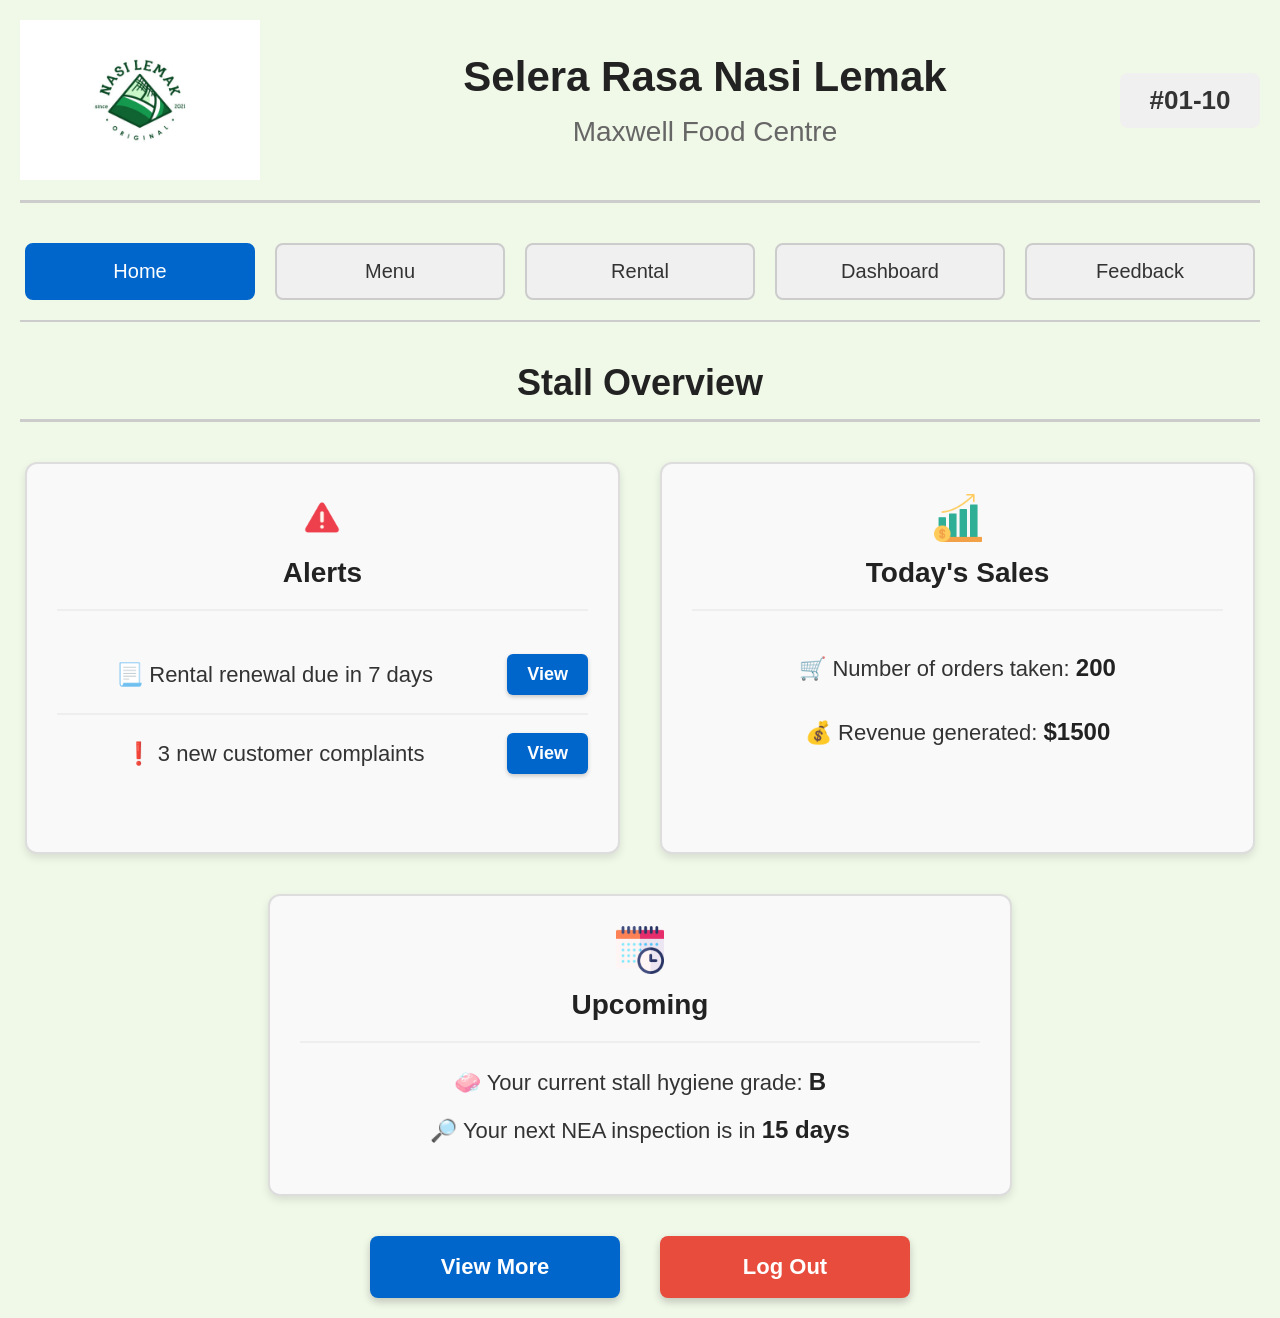
<file: vendor-management/vendor-home.html>
<!DOCTYPE html>
<html lang="en">
<head>
    <meta charset="UTF-8">
    <meta name="viewport" content="width=device-width, initial-scale=1.0">
    <title>Vendor - Home</title>
    <link rel="stylesheet" href="vendor.css">
    <style>
        .container {
            width: 100%;
            text-align: center;
        }

        .section-title {
            font-size: 36px;
            margin-bottom: 40px;
            font-weight: 700;
            color: #222;
            padding-bottom: 15px;
            border-bottom: 3px solid #ccc;
        }

        .cards-container {
            display: flex;
            gap: 40px;
            margin-bottom: 40px;
            justify-content: center;
            flex-wrap: wrap;
        }

        .section-card {
            width: 48%;
            min-width: 400px;
            border: 2px solid #ddd;
            padding: 30px;
            border-radius: 12px;
            background: #f9f9f9;
            box-shadow: 0 4px 8px rgba(0,0,0,0.1);
        }

        .upcoming-box {
            width: 60%;
            min-width: 500px;
            border: 2px solid #ddd;
            padding: 30px;
            border-radius: 12px;
            background: #f9f9f9;
            margin: 0 auto 40px;
            box-shadow: 0 4px 8px rgba(0,0,0,0.1);
        }

        .section-header {
            display: flex;
            flex-direction: column;
            align-items: center;
            margin-bottom: 25px;
            padding-bottom: 20px;
            border-bottom: 2px solid #eee;
        }

        .section-icon {
            width: 48px;
            height: 48px;
            margin-bottom: 15px;
        }

        .section-card h3,
        .upcoming-box h3 {
            font-size: 28px;
            text-align: center;
            font-weight: 700;
            color: #222;
        }

        /* Alerts */
        .alert-list {
            list-style: none;
            margin: 0 0 30px 0;
            padding: 0;
        }

        .alert-item {
            display: flex;
            justify-content: space-between;
            align-items: center;
            padding: 18px 0;
            border-bottom: 2px solid #eee;
            text-align: center;
        }

        .alert-item:last-child {
            border-bottom: none;
        }

        .alert-text {
            flex: 1;
            text-align: center;
            font-size: 22px;
        }

        /* Sales */
        .sales-list {
            list-style: none;
            margin: 0 0 30px 0;
            padding: 0;
        }

        .sales-list li {
            padding: 18px 0;
            text-align: center;
            font-size: 22px;
        }

        /* Paragraphs */
        .section-card p,
        .upcoming-box p {
            margin-bottom: 20px;
            text-align: center;
            padding: 0;
            font-size: 22px;
        }

        /* Navigation Links */
        .text-link {
            display: inline-block;
            color: white;
            text-decoration: none;
            font-weight: bold;
            padding: 10px 20px;
            border: none;
            border-radius: 6px;
            background: #0066cc;
            white-space: nowrap;
            margin-left: 15px;
            font-size: 18px;
            transition: all 0.3s;
            box-shadow: 0 2px 4px rgba(0,0,0,0.2);
        }

        .text-link:hover {
            background: #0055aa;
            color: white;
            transform: translateY(-2px);
            box-shadow: 0 4px 8px rgba(0,0,0,0.25);
        }

        /* Action Buttons Container */
        .action-buttons {
            display: flex;
            justify-content: center;
            gap: 40px;
            margin-top: 40px;
        }

        .view-more,
        .log-out {
            display: block;
            width: 250px;
            background: #0066cc;
            color: white;
            padding: 18px 30px;
            text-decoration: none;
            border-radius: 8px;
            border: none;
            cursor: pointer;
            font-size: 22px;
            font-weight: bold;
            text-align: center;
            transition: all 0.3s;
            box-shadow: 0 4px 8px rgba(0,0,0,0.2);
        }

        .log-out {
            background: #e74c3c;
        }

        .view-more:hover {
            background: #0055aa;
            transform: translateY(-3px);
            box-shadow: 0 6px 12px rgba(0,0,0,0.25);
        }

        .log-out:hover {
            background: #c0392b;
            transform: translateY(-3px);
            box-shadow: 0 6px 12px rgba(231, 76, 60, 0.25);
        }

        strong {
            font-weight: 800;
            color: #222;
            font-size: 24px;
        }

        /* Responsive Design */
        @media (max-width: 1200px) {
            .section-title {
                font-size: 32px;
            }
            
            .section-card h3,
            .upcoming-box h3 {
                font-size: 26px;
            }
            
            .alert-text,
            .sales-list li,
            .section-card p,
            .upcoming-box p {
                font-size: 20px;
            }
            
            .upcoming-box {
                width: 70%;
                min-width: 450px;
            }
            
            .section-card {
                min-width: 380px;
            }
        }

        @media (max-width: 992px) {
            .section-card,
            .upcoming-box {
                width: 100%;
                max-width: 600px;
                min-width: auto;
            }
            
            .cards-container {
                flex-direction: column;
                align-items: center;
                gap: 30px;
            }
            
            .upcoming-box {
                width: 100%;
                max-width: 600px;
                min-width: auto;
            }
            
            .text-link {
                min-width: 90px;
            }
            
            .action-buttons {
                gap: 30px;
            }
        }

        @media (max-width: 768px) {
            .section-title {
                font-size: 28px;
                margin-bottom: 30px;
            }
            
            .section-card h3,
            .upcoming-box h3 {
                font-size: 24px;
            }
            
            .alert-text,
            .sales-list li,
            .section-card p,
            .upcoming-box p {
                font-size: 18px;
            }
            
            .text-link {
                font-size: 16px;
                padding: 8px 15px;
                min-width: 80px;
            }
            
            .view-more,
            .log-out {
                width: 220px;
                padding: 16px 25px;
                font-size: 20px;
            }
            
            .action-buttons {
                gap: 25px;
                margin-top: 30px;
            }
            
            strong {
                font-size: 20px;
            }
            
            .upcoming-box,
            .section-card {
                padding: 25px;
            }
            
            .section-icon {
                width: 42px;
                height: 42px;
            }
        }

        @media (max-width: 576px) {
            .section-title {
                font-size: 24px;
                margin-bottom: 25px;
            }
            
            .section-card,
            .upcoming-box {
                padding: 20px;
                width: 100%;
                max-width: 100%;
            }
            
            .section-card h3,
            .upcoming-box h3 {
                font-size: 22px;
            }
            
            .alert-text,
            .sales-list li,
            .section-card p,
            .upcoming-box p {
                font-size: 17px;
            }
            
            .text-link {
                font-size: 16px;
                padding: 8px 16px;
                min-width: 85px;
                margin-left: 10px;
            }
            
            .alert-item {
                flex-direction: column;
                gap: 12px;
                text-align: center;
                padding: 20px 0;
            }
            
            .alert-text {
                margin-bottom: 0;
            }
            
            .action-buttons {
                flex-direction: column;
                align-items: center;
                gap: 20px;
                margin-top: 25px;
            }
            
            .view-more,
            .log-out {
                width: 200px;
                padding: 15px 20px;
                font-size: 18px;
            }
            
            strong {
                font-size: 18px;
            }
            
            .section-icon {
                width: 38px;
                height: 38px;
                margin-bottom: 12px;
            }
            
            .section-header {
                margin-bottom: 20px;
                padding-bottom: 15px;
            }
        }
        
        @media (max-width: 400px) {
            .section-card,
            .upcoming-box {
                padding: 15px;
            }
            
            .text-link {
                padding: 7px 14px;
                font-size: 15px;
                min-width: 75px;
            }
            
            .alert-text,
            .sales-list li,
            .section-card p,
            .upcoming-box p {
                font-size: 16px;
            }
            
            .view-more,
            .log-out {
                width: 180px;
                padding: 14px 18px;
                font-size: 17px;
            }
        }
    </style>
</head>
<body>
    <!-- Header -->
    <header class="header">
        <div class="logo">
            <img src="images/logo.png" alt="Logo" class="logo-img">
        </div>
        
        <div class="stall-info">
            <h1>Selera Rasa Nasi Lemak</h1>
            <p>Maxwell Food Centre</p>
        </div>
        
        <div class="unit">#01-10</div>
    </header>
    
    <!-- Navigation -->
    <nav class="nav">
        <a href="vendor-home.html" class="nav-link active">Home</a>
        <a href="vendor-menu.html" class="nav-link">Menu</a>
        <a href="vendor-rental.html" class="nav-link">Rental</a>
        <a href="vendor-dashboard.html" class="nav-link">Dashboard</a>
        <a href="vendor-feedback.html" class="nav-link">Feedback</a>
    </nav>
    
    <!-- Main Content -->
    <main class="container">
        <h2 class="section-title">Stall Overview</h2>
        
        <div class="cards-container">
            <!-- Alerts -->
            <div class="section-card">
                <div class="section-header">
                    <img src="images/alert.png" alt="Alert" class="section-icon">
                    <h3>Alerts</h3>
                </div>
                
                <ul class="alert-list">
                    <li class="alert-item">
                        <span class="alert-text">📃 Rental renewal due in 7 days</span>
                        <a href="vendor-rental.html" class="text-link">View</a>
                    </li>
                    <li class="alert-item">
                        <span class="alert-text">❗ 3 new customer complaints</span>
                        <a href="vendor-feedback.html" class="text-link">View</a>
                    </li>
                </ul>
            </div>
            
            <!-- Sales -->
            <div class="section-card">
                <div class="section-header">
                    <img src="images/sales.png" alt="Sales" class="section-icon">
                    <h3>Today's Sales</h3>
                </div>
                
                <ul class="sales-list">
                    <li>🛒 Number of orders taken: <strong>200</strong></li>
                    <li>💰 Revenue generated: <strong>$1500</strong></li>
                </ul>
            </div>
        </div>
        
        <!-- Upcoming -->
        <div class="upcoming-box">
            <div class="section-header">
                <img src="images/upcoming.png" alt="Upcoming" class="section-icon">
                <h3>Upcoming</h3>
            </div>
            
            <p>🧼 Your current stall hygiene grade: <strong>B</strong></p>
            <p>🔎 Your next NEA inspection is in <strong>15 days</strong></p>
        </div>
        
        <!-- Action Buttons -->
        <div class="action-buttons">
            <a href="vendor-dashboard.html" class="view-more">View More</a>
            <a href="../Main-Page/MainPage.html" class="log-out">Log Out</a>
        </div>
    </main>
    
    <script src="vendor-home.js"></script>
</body>
</html>
</file>
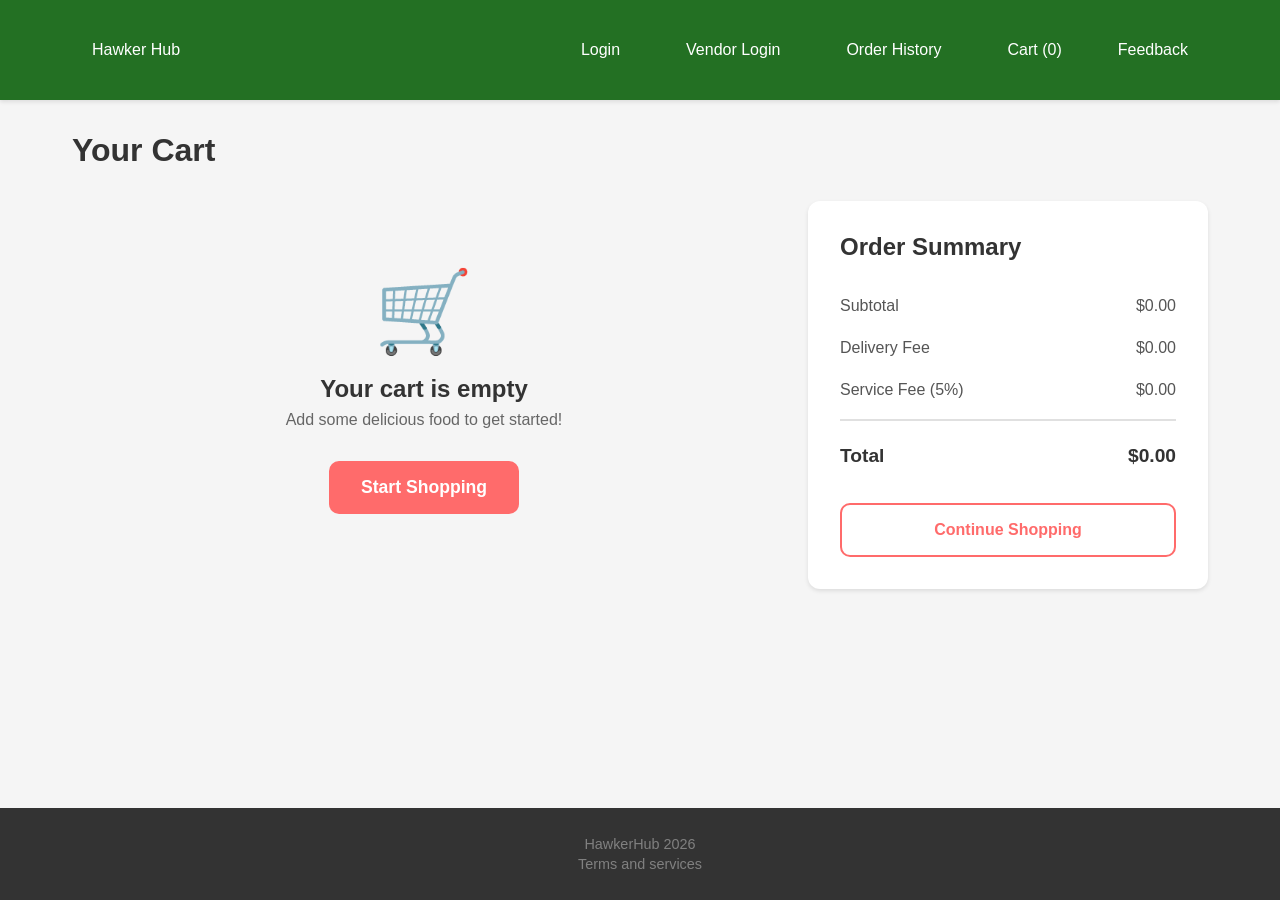
<file: Ordering & Checkout/Cart/Cart.html>
<!DOCTYPE html>
<html lang="en">
<head>
    <meta charset="UTF-8">
    <meta name="viewport" content="width=device-width, initial-scale=1.0">
    <title>Cart - HawkerHub</title>
    <link rel="stylesheet" href="../style.css">
</head>
<body>
    <!-- Navigation Bar -->
    <header class="navbar">
        <div class="Logo">
            <button class="home-button" onclick="window.location.href='../../Main-Page/MainPage.html'">Hawker Hub</button>   
            <button class="Normal-login">Login</button>
            <button class="vendor-login">Vendor Login</button> 
            <button class="Order-history">Order History</button>
            <button class="Cart">Cart (<span id="cart-count">0</span>)</button>
            <button class="Feedback"> Feedback </button>
        </div>
    </header>

    <!-- Cart Container -->
    <div class="cart-container">
        <h1 class="cart-title">Your Cart</h1>
        
        <div class="cart-content">
            <!-- Cart Items Section -->
            <div class="cart-items-section">
                <div id="cart-items">
                    <!-- Items will be loaded here by JavaScript -->
                </div>
            </div>
            
            <!-- Order Summary Sidebar -->
            <div class="order-summary-card">
                <h2>Order Summary</h2>
                
                <div class="summary-details">
                    <div class="summary-row">
                        <span>Subtotal</span>
                        <span id="subtotal-amount">$0.00</span>
                    </div>
                    
                    <div class="summary-row">
                        <span>Delivery Fee</span>
                        <span id="delivery-fee">$0.00</span>
                    </div>
                    
                    <div class="summary-row">
                        <span>Service Fee (5%)</span>
                        <span id="service-fee">$0.00</span>
                    </div>
                    
                    <div class="divider"></div>
                    
                    <div class="summary-row total-row">
                        <strong>Total</strong>
                        <strong id="total-amount">$0.00</strong>
                    </div>
                </div>
                
                <button class="checkout-btn" onclick="proceedToCheckout()">Proceed to Checkout</button>
                <button class="continue-shopping-btn" onclick="continueShopping()">Continue Shopping</button>
            </div>
        </div>
    </div>

    <!-- Footer -->
    <footer class="footer">
        <p>HawkerHub 2026</p>
        <p>Terms and services</p>
    </footer>

    <script src="Cart.js"></script>
</body>
</html>
</file>
<file: Feedback/feedback.css>
* {
            margin: 0;
            padding: 0;
            box-sizing: border-box;
        }

        body {
            font-family: Arial, sans-serif;
            background-color: #f5f5f5;
        }

        .container {
            max-width: 1200px;
            margin: 0 auto;
            padding: 20px;
        }

        .nav-tabs {
            background: white;
            padding: 15px 20px;
            margin-bottom: 20px;
            box-shadow: 0 2px 4px rgba(0,0,0,0.1);
            display: flex;
            gap: 20px;
        }

        .nav-tabs button {
            padding: 10px 20px;
            background: none;
            border: none;
            cursor: pointer;
            font-size: 14px;
            border-bottom: 2px solid transparent;
        }

        .nav-tabs button.active {
            border-bottom: 2px solid #3b82f6;
            color: #3b82f6;
        }

        .view {
            display: none;
        }

        .view.active {
            display: block;
        }

        .header {
            display: flex;
            align-items: center;
            gap: 15px;
            margin-bottom: 30px;
            background: #e5e7eb;
            padding: 20px;
        }

        .header-icon {
            width: 35px;
            height: 35px;
            background: #9ca3af;
            border-radius: 4px;
            display: flex;
            align-items: center;
            justify-content: center;
            color: white;
            font-size: 18px;
        }

        .header h1 {
            font-size: 24px;
            font-weight: 600;
        }

        .grid-2 {
            display: grid;
            grid-template-columns: 1fr 1fr;
            gap: 25px;
        }

        .card {
            background: white;
            padding: 20px;
            border-radius: 4px;
        }

        .card-bordered {
            border: 4px solid #3b82f6;
        }

        .card-clickable {
            cursor: pointer;
            transition: transform 0.2s;
        }

        .card-clickable:hover {
            transform: translateY(-2px);
            box-shadow: 0 4px 8px rgba(0,0,0,0.1);
        }

        .section-title {
            font-size: 20px;
            font-weight: 600;
            margin-bottom: 15px;
        }

        .review-pics {
            display: flex;
            gap: 10px;
            margin-bottom: 15px;
        }

        .pic-circle {
            width: 65px;
            height: 65px;
            background: #d1d5db;
            border-radius: 50%;
            display: flex;
            align-items: center;
            justify-content: center;
            color: #6b7280;
            font-size: 12px;
        }

        .pic-square {
            width: 65px;
            height: 65px;
            background: #d1d5db;
            display: flex;
            align-items: center;
            justify-content: center;
            color: #6b7280;
            font-size: 12px;
            border-radius: 4px;
        }

        .review-info {
            font-size: 14px;
            margin-bottom: 15px;
        }

        .review-info div {
            margin-bottom: 3px;
        }

        .review-info .name {
            font-weight: 600;
        }

        .add-review-btn {
            color: #3b82f6;
            font-weight: 600;
            font-size: 14px;
            background: none;
            border: none;
            cursor: pointer;
        }

        .hygiene-section {
            display: flex;
            gap: 15px;
        }

        .stall-badge {
            background: #d1d5db;
            padding: 10px 20px;
            font-weight: 600;
        }

        .food-placeholder {
            background: #d1d5db;
            height: 130px;
            display: flex;
            align-items: center;
            justify-content: center;
            font-size: 24px;
            font-weight: 600;
            margin-bottom: 20px;
        }

        .recommendation-text {
            font-size: 14px;
            line-height: 1.6;
        }

        .recommendation-text div {
            margin-bottom: 15px;
        }

        .review-list-header {
            display: flex;
            justify-content: space-between;
            align-items: center;
            margin-bottom: 25px;
        }

        .header-left {
            display: flex;
            align-items: center;
            gap: 10px;
        }

        .header-right {
            display: flex;
            align-items: center;
            gap: 10px;
        }

        .checkbox {
            width: 20px;
            height: 20px;
            background: #9ca3af;
            border-radius: 3px;
            cursor: pointer;
        }

        .review-item {
            display: flex;
            gap: 15px;
            padding-bottom: 20px;
            margin-bottom: 20px;
            border-bottom: 1px solid #e5e7eb;
        }

        .review-item.card-clickable {
            cursor: pointer;
            padding: 15px;
            border-radius: 4px;
            transition: background-color 0.2s;
        }

        .review-item.card-clickable:hover {
            background-color: #f9fafb;
        }

        .review-avatar {
            width: 50px;
            height: 50px;
            background: #9ca3af;
            border-radius: 50%;
            display: flex;
            align-items: center;
            justify-content: center;
            color: white;
            font-size: 12px;
            flex-shrink: 0;
        }

        .review-content {
            font-size: 14px;
        }

        .review-content div {
            margin-bottom: 3px;
        }

        .pagination {
            display: flex;
            gap: 10px;
            justify-content: center;
            margin-top: 25px;
        }

        .page-btn {
            width: 35px;
            height: 35px;
            background: #9ca3af;
            border: none;
            border-radius: 3px;
            cursor: pointer;
        }

        .recommendation-header {
            display: flex;
            align-items: center;
            gap: 10px;
            margin-bottom: 20px;
            font-size: 14px;
        }

        .filter-icon {
            width: 18px;
            height: 18px;
            background: #9ca3af;
            border-radius: 50%;
            cursor: pointer;
        }

        .food-item {
            display: flex;
            gap: 15px;
            margin-bottom: 15px;
        }

        .food-pic {
            width: 50px;
            height: 50px;
            background: #d1d5db;
            border-radius: 3px;
            display: flex;
            align-items: center;
            justify-content: center;
            font-size: 10px;
            flex-shrink: 0;
        }

        .food-info {
            font-size: 14px;
        }

        .food-info div {
            margin-bottom: 3px;
        }

        .activity-box {
            background: #e5e7eb;
            padding: 15px;
            margin-bottom: 15px;
            border-radius: 3px;
        }

        .activity-box .title {
            font-weight: 600;
            margin-bottom: 8px;
        }

        .activity-box .info {
            font-size: 14px;
        }

        .hygiene-detail {
            border: 4px solid #3b82f6;
            background: #f9fafb;
            padding: 30px;
        }

        .hygiene-detail h3 {
            font-size: 20px;
            font-weight: 600;
            margin-bottom: 20px;
        }

        .hygiene-detail .grade {
            font-size: 18px;
            font-weight: 600;
            margin-bottom: 15px;
        }

        .hygiene-detail .remark {
            font-size: 16px;
        }

        /* Modal Styles */
        .modal {
            display: none;
            position: fixed;
            top: 0;
            left: 0;
            width: 100%;
            height: 100%;
            background: rgba(0,0,0,0.5);
            z-index: 1000;
            align-items: center;
            justify-content: center;
        }

        .modal.active {
            display: flex;
        }

        .modal-content {
            background: white;
            border-radius: 8px;
            max-width: 900px;
            width: 90%;
            max-height: 90vh;
            overflow: auto;
        }

        .modal-header {
            background: #60a5fa;
            color: white;
            padding: 15px 20px;
            border-radius: 8px 8px 0 0;
            position: relative;
        }

        .close-btn {
            position: absolute;
            top: 15px;
            right: 20px;
            background: none;
            border: none;
            color: white;
            font-size: 24px;
            cursor: pointer;
        }

        .modal-body {
            padding: 30px;
        }

        .modal-grid {
            display: grid;
            grid-template-columns: 1fr 1fr;
            gap: 20px;
        }

        .modal-section {
            padding: 25px;
            border-radius: 4px;
        }

        .modal-section.blue {
            background: #dbeafe;
            border: 2px solid #60a5fa;
        }

        .modal-section.gray {
            background: #f3f4f6;
        }

        .modal-section h3 {
            font-size: 18px;
            font-weight: 600;
            margin-bottom: 20px;
            text-align: center;
        }

        .modal-section .option {
            padding: 10px;
            text-align: center;
            margin-bottom: 10px;
        }

        /* Review Dialog */
        .dialog-content {
            max-width: 450px;
        }

        .dialog-body {
            padding: 25px;
        }

        .dialog-field {
            display: flex;
            justify-content: space-between;
            align-items: center;
            margin-bottom: 20px;
        }

        .dialog-checkbox {
            width: 20px;
            height: 20px;
            background: #d1d5db;
            border-radius: 3px;
        }

        .dialog-buttons {
            display: flex;
            justify-content: flex-end;
            gap: 15px;
            margin-top: 30px;
        }

        .dialog-buttons button {
            padding: 10px 25px;
            border-radius: 4px;
            cursor: pointer;
            font-size: 14px;
        }

        .btn-cancel {
            background: white;
            border: 1px solid #d1d5db;
        }

        .btn-ok {
            background: #e5e7eb;
            border: none;
        }

        /* Dropdown Styles */
        .dropdown {
            position: relative;
            display: inline-block;
        }

        .dropdown-toggle {
            background: none;
            border: none;
            cursor: pointer;
            display: flex;
            align-items: center;
            gap: 5px;
            font-size: 14px;
            padding: 5px 10px;
        }

        .dropdown-toggle:hover {
            background: #f3f4f6;
            border-radius: 4px;
        }

        .dropdown-menu {
            display: none;
            position: absolute;
            top: 100%;
            right: 0;
            background: white;
            border: 1px solid #d1d5db;
            border-radius: 4px;
            box-shadow: 0 4px 6px rgba(0,0,0,0.1);
            min-width: 180px;
            z-index: 100;
            margin-top: 5px;
        }

        .dropdown-menu.active {
            display: block;
        }

        .dropdown-item {
            padding: 10px 15px;
            cursor: pointer;
            font-size: 14px;
            border-bottom: 1px solid #f3f4f6;
        }

        .dropdown-item:last-child {
            border-bottom: none;
        }

        .dropdown-item:hover {
            background: #f3f4f6;
        }

        .dropdown-arrow {
            font-size: 12px;
        }

        /* Review Popup Modal */
        .review-popup {
            max-width: 500px;
        }

        .review-popup .modal-body {
            padding: 20px;
            max-height: 70vh;
            overflow-y: auto;
        }
</file>
<file: Main-Page/MainPage.css>
* {
    margin: 0;
    padding: 0;
    box-sizing: border-box;
    font-family: Arial, sans-serif;
}

.navbar {
    background-color: #237023;
    box-shadow: 0 2px 8px rgba(0, 0, 0, 0.1);
    position: sticky;
    top: 0;
    z-index: 1000;
    padding: 0;
}

.Logo {
    display: flex;
    align-items: center;
    justify-content: space-between;
    max-width: 1400px;
    margin: 0 auto;
    padding: 15px 40px;
}

/* Button styling */
.navbar button {
    background: none;
    border: none;
    font-size: 16px;
    cursor: pointer;
    padding: 10px 20px;
    transition: all 0.3s ease;
    font-weight: 500;
    color: #ffffff;
}

/* Home button (logo) - make it stand out */
.home-button {
    font-size: 24px;
    font-weight: bold;
    color: #ffffff;
    padding: 10px 0;
    margin-right: auto;
}

.home-button:hover {
    color: #ffffff;
}

/* Regular navigation buttons */
.Normal-login,
.vendor-login,
.Order-history,
.Cart {
    font-size: 15px;
    margin-left: 10px;
}

.navbar button:hover {
    background-color: #737373;
    border-radius: 5px;
}

/* Special styling for Cart button */
.Cart {
    background-color: #757575;
    color: white;
    border-radius: 5px;
    padding: 10px 25px;
}

.Cart:hover {
    background-color: #757575;
}

/* Responsive design */
@media (max-width: 768px) {
    .Logo {
        padding: 15px 20px;
        flex-wrap: wrap;
    }
    
    .navbar button {
        font-size: 14px;
        padding: 8px 12px;
    }
    
    .home-button {
        font-size: 20px;
    }
}


.hawker-background-image {
    background-image: url('https://images.augustman.com/wp-content/uploads/sites/2/2022/06/20130110/51137099969_6d959e591b_o-1.jpeg');
    background-size: cover;
    background-position: center;
    min-height: 400px;
    display: flex;
    align-items: center;
    justify-content: center;
    padding: 40px 20px;
    position: relative;
}



.content {
    position: relative;
    z-index: 1;
    text-align: center;
    color: white;
}

.content h1 {
    font-size: 48px;
    margin-bottom: 15px;
    font-weight: bold;
}

.content p {
    font-size: 22px;
    font-weight: 300;
}

/* Hawker Centres Section */
.hawker-centres-section {
    max-width: 1400px;
    margin: 80px auto;
    padding: 0 40px;
}

.hawker-centres-section h2 {
    font-size: 36px;
    text-align: center;
    margin-bottom: 10px;
    color: #333;
}

.section-subtitle {
    text-align: center;
    font-size: 18px;
    color: #666;
    margin-bottom: 50px;
}

/* Hawker Grid */
.hawker-grid {
    display: grid;
    grid-template-columns: repeat(auto-fit, minmax(350px, 1fr));
    gap: 30px;
}

/* Hawker Card */
.hawker-card {
    background-color: white;
    border-radius: 12px;
    overflow: hidden;
    box-shadow: 0 4px 12px rgba(0, 0, 0, 0.1);
    transition: transform 0.3s ease, box-shadow 0.3s ease;
    cursor: pointer;
    border: 2px solid transparent;
}

.hawker-card:hover {
    transform: translateY(-8px);
    box-shadow: 0 8px 24px rgba(0, 0, 0, 0.15);
    border-color: #237023;
}

.hawker-image {
    width: 100%;
    height: 250px;
    object-fit: cover;
    display: block;
}

.hawker-info {
    padding: 25px;
}

.hawker-info h3 {
    font-size: 24px;
    margin-bottom: 12px;
    color: #333;
    font-weight: bold;
}

.hawker-info .location {
    font-size: 15px;
    color: #666;
    margin-bottom: 8px;
}

.hawker-info .stall-count {
    font-size: 14px;
    color: #999;
    margin-bottom: 20px;
    font-weight: 500;
}

.browse-button {
    width: 100%;
    padding: 14px 20px;
    background-color: #237023;
    color: white;
    border: none;
    border-radius: 8px;
    font-size: 16px;
    font-weight: bold;
    cursor: pointer;
    transition: background-color 0.3s ease;
    text-transform: uppercase;
    letter-spacing: 0.5px;
}

.browse-button:hover {
    background-color: #1a5a1a;
}

/* About Section */
.about {
    background: #dce7dc;
    padding: 40px;
    text-align: center;
}

.about h2 {
    font-weight: normal;
}

.about p {
    margin-top: 15px;
    color: #333;
    font-size: 16px;
    line-height: 1.8;
    margin-bottom: 20px;
    color: #333;
    padding-left: 300px;
    padding-right: 300px;
}

/* Footer */
.footer {
    background: #3a413c;
    color: white;
    text-align: center;
    padding: 20px;
}

.footer p {
    margin: 5px 0;
    color: grey;
    text-align: center;
}

/* Responsive Design for Hawker Section */
@media (max-width: 768px) {
    .hawker-grid {
        grid-template-columns: 1fr;
    }
    
    .hero-content h1 {
        font-size: 32px;
    }
    
    .hero-content p {
        font-size: 18px;
    }
    
    .hawker-centres-section {
        padding: 0 20px;
        margin: 50px auto;
    }
    
    .about p {
        padding-left: 20px;
        padding-right: 20px;
    }
}

.Cart.has-items {
    background-color: #ff6b6b;
    animation: pulse 2s infinite;
}

@keyframes pulse {
    0%, 100% {
        transform: scale(1);
    }
    50% {
        transform: scale(1.05);
    }
}
</file>
<file: OrderHistory/orderhistory.css>
body {
  margin: 0;
  font-family: Arial, sans-serif;
  background-color: #f4f4f4;
}

.navbar {
  background-color: #1b5e20;
  color: white;
  padding: 15px 25px;
  display: flex;
  justify-content: space-between;
  align-items: center;
}

.back-btn {
  background: none;
  border: none;
  color: white;
  font-size: 16px;
  cursor: pointer;
  font-weight: bold;
}

.controls {
  background: white;
  padding: 20px 25px;
  display: flex;
  gap: 15px;
  flex-wrap: wrap;
}

.orders {
  padding: 25px;
  display: grid;
  grid-template-columns: repeat(auto-fill, minmax(300px, 1fr));
  gap: 20px;
}

.order-card {
  background: white;
  padding: 18px;
  border-radius: 10px;
  box-shadow: 0 2px 8px rgba(0, 0, 0, 0.1);
}

.status.completed {
  color: green;
  font-weight: bold;
}

.status.preparing {
  color: orange;
  font-weight: bold;
}

.clear-btn {
  background-color: #c62828;
  color: white;
  border: none;
  padding: 8px 14px;
  border-radius: 6px;
  cursor: pointer;
}

.empty {
  padding: 30px;
  font-style: italic;
  color: #555;
}
</file>
<file: vendor-management/vendor.css>
/* Shared styles for all vendor pages */

* {
    margin: 0;
    padding: 0;
    box-sizing: border-box;
}

body {
    font-family: Arial, sans-serif;
    background: #f0f8e8;
    color: #333;
    padding: 20px;
    max-width: 1400px;
    margin: 0 auto;
}

.header {
    display: flex;
    align-items: center;
    margin-bottom: 40px;
    padding-bottom: 20px;
    border-bottom: 3px solid #ccc;
    flex-wrap: wrap;
    gap: 30px;
}

.logo {
    width: 240px;
    height: 160px;
    margin-right: 30px;
}

.logo-img {
    width: 100%;
    height: 100%;
    object-fit: contain;
}

.stall-info {
    flex: 1;
    text-align: center;
    min-width: 300px;
}

.stall-info h1 {
    font-size: 42px;
    margin-bottom: 15px;
    font-weight: 700;
    color: #222;
}

.stall-info p {
    color: #666;
    font-size: 28px;
    font-weight: 500;
}

.unit {
    font-weight: bold;
    font-size: 26px;
    background: #f0f0f0;
    padding: 12px 25px;
    border-radius: 8px;
    min-width: 140px;
    text-align: center;
}

/* Button Navigation */
.nav {
    display: flex;
    justify-content: space-between;
    margin-bottom: 40px;
    padding-bottom: 20px;
    border-bottom: 2px solid #ccc;
    flex-wrap: wrap;
    gap: 10px;
}

.nav-link {
    text-decoration: none;
    color: #333;
    font-size: 20px;
    flex: 1;
    text-align: center;
    padding: 15px 0;
    margin: 0 5px;
    background: #f0f0f0;
    border: 2px solid #ccc;
    border-radius: 8px;
    transition: all 0.3s;
    min-width: 120px;
}

.nav-link:hover {
    background: #0066cc;
    color: white;
    border-color: #0066cc;
    transform: translateY(-2px);
}

/* Main Content Container */
.container {
    width: 100%;
}
</file>
<file: Ordering & Checkout/style.css>
/* Maxwell Page */

* {
    margin: 0;
    padding: 0;
    box-sizing: border-box;
    font-family: Arial, sans-serif;
}

/* Navbar - Same as main page */
.navbar {
    background-color: #237023;
    box-shadow: 0 2px 8px rgba(0, 0, 0, 0.1);
    position: sticky;
    top: 0;
    z-index: 1000;
    padding: 0;
}

.Logo {
    display: flex;
    align-items: center;
    justify-content: space-between;
    max-width: 1400px;
    margin: 0 auto;
    padding: 15px 40px;
}

.navbar button {
    background: none;
    border: none;
    font-size: 16px;
    cursor: pointer;
    padding: 10px 20px;
    transition: all 0.3s ease;
    font-weight: 500;
    color: #ffffff;
}

.home-button {
    font-size: 24px;
    font-weight: bold;
    color: #ffffff;
    padding: 10px 0;
    margin-right: auto;
}

.Normal-login,
.vendor-login,
.Order-history,
.Cart {
    font-size: 15px;
    margin-left: 10px;
}

.navbar button:hover {
    background-color: #737373;
    border-radius: 5px;
}

.Cart {
    background-color: #757575;
    color: white;
    border-radius: 5px;
    padding: 10px 25px;
}

/* Hawker Header */
.hawker-header {
background-image: url('https://www.nea.gov.sg/images/default-source/our-serivces/hawker-management/maxwell-food-centre.jpg');
    background-size: cover;
    background-position: center;
    background-repeat: no-repeat;
    color: white;
    padding: 60px 40px;
    position: relative;
    min-height: 350px;
}

.hawker-header::before {
    content: '';
    position: absolute;
    top: 0;
    left: 0;
    right: 0;
    bottom: 0;
    background: rgba(0, 0, 0, 0.5);
    z-index: 0;
}

.hawker-header-content {
    max-width: 1200px;
    margin: 0 auto;
    position: relative;
    z-index: 1;
}

.hawker-header h1 {
    font-size: 42px;
    margin-bottom: 15px;
}

.hawker-header .location {
    font-size: 18px;
    margin-bottom: 15px;
    opacity: 0.9;
}

.hawker-header .description {
    font-size: 16px;
    line-height: 1.6;
    margin-bottom: 25px;
    max-width: 800px;
}

.hawker-stats {
    display: flex;
    gap: 30px;
    flex-wrap: wrap;
}

.stat {
    font-size: 16px;
    font-weight: 500;
}

/* Filter Section */
.filter-section {
    background-color: #f5f5f5;
    padding: 30px 40px;
    border-bottom: 1px solid #ddd;
}

.filter-container {
    max-width: 1200px;
    margin: 0 auto;
}

.search-bar {
    width: 100%;
    padding: 15px 20px;
    font-size: 16px;
    border: 2px solid #ddd;
    border-radius: 8px;
    margin-bottom: 20px;
    transition: border-color 0.3s;
}

.search-bar:focus {
    outline: none;
    border-color: #237023;
}

.filter-buttons {
    display: flex;
    gap: 10px;
    flex-wrap: wrap;
}

.filter-btn {
    padding: 10px 20px;
    background-color: white;
    border: 2px solid #ddd;
    border-radius: 25px;
    font-size: 14px;
    font-weight: 500;
    cursor: pointer;
    transition: all 0.3s ease;
}

.filter-btn:hover {
    border-color: #237023;
    color: #237023;
}

.filter-btn.active {
    background-color: #237023;
    color: white;
    border-color: #237023;
}

/* Stalls Section */
.stalls-section {
    max-width: 1200px;
    margin: 60px auto;
    padding: 0 40px;
}

.stalls-grid {
    display: grid;
    grid-template-columns: repeat(3, 1fr);
    gap: 30px;
}

.stall-card {
    background-color: white;
    border-radius: 12px;
    overflow: hidden;
    box-shadow: 0 2px 8px rgba(0, 0, 0, 0.1);
    transition: transform 0.3s ease, box-shadow 0.3s ease;
    border: 2px solid transparent;
}

.stall-card:hover {
    transform: translateY(-5px);
    box-shadow: 0 6px 20px rgba(0, 0, 0, 0.15);
    border-color: #237023;
}

.stall-image {
    width: 100%;
    height: 220px;
    object-fit: cover;
}

.stall-info {
    padding: 20px;
}

.stall-info h3 {
    font-size: 20px;
    margin-bottom: 10px;
    color: #333;
}

.cuisine-type {
    font-size: 14px;
    color: #666;
    margin-bottom: 8px;
}

.rating {
    font-size: 14px;
    color: #f57c00;
    font-weight: 600;
    margin-bottom: 8px;
}

.price-range {
    font-size: 14px;
    color: #237023;
    font-weight: 500;
    margin-bottom: 15px;
}

.view-menu-btn {
    width: 100%;
    padding: 12px 20px;
    background-color: #237023;
    color: white;
    border: none;
    border-radius: 8px;
    font-size: 14px;
    font-weight: bold;
    cursor: pointer;
    transition: background-color 0.3s ease;
    text-transform: uppercase;
}

.view-menu-btn:hover {
    background-color: #1a5a1a;
}

/* Footer */
.footer {
    background: #3a413c;
    color: white;
    text-align: center;
    padding: 20px;
    margin-top: 60px;
}

.footer p {
    margin: 5px 0;
    color: grey;
}

/* Responsive */
@media (max-width: 768px) {
    .hawker-header {
        padding: 40px 20px;
    }
    
    .hawker-header h1 {
        font-size: 32px;
    }
    
    .filter-section {
        padding: 20px;
    }
    
    .stalls-section {
        padding: 0 20px;
    }
    
    .stalls-grid {
        grid-template-columns: 1fr;
    }
    
    .Logo {
        padding: 15px 20px;
    }
}

/* Lau Pa Sat */

.LPS-hawker-header {
    background-image: url('https://www.laupasat.sg/nitropack_static/lPjcWsMCWdYLKSxZHxwlRvPiQYyudaey/assets/images/optimized/rev-9ace080/www.laupasat.sg/wp-content/uploads/2024/04/Aerial-Shot-Website-Banner_2560-x-1440.jpg');
    background-size: cover;
    background-position: center;
    background-repeat: no-repeat;
    color: white;
    padding: 60px 40px;
    position: relative;
    min-height: 350px;
}

/* Chinatown Complex */
.CTC-hawker-header {
    background-image: url('https://everydaytourcompany.com/wp-content/uploads/2024/11/chinatown-complex-hawker-centre-1024x683.jpg');
    background-size: cover;
    background-position: center;
    background-repeat: no-repeat;
    color: white;
    padding: 60px 40px;
    position: relative;
    min-height: 350px;
}

/* For TianTianChickenRice.html */
* {
    margin: 0;
    padding: 0;
    box-sizing: border-box;
    font-family: Arial, sans-serif;
}

body {
    background-color: #f5f5f5;
}

/* Navbar - Same as other pages */
.navbar {
    background-color: #237023;
    box-shadow: 0 2px 8px rgba(0, 0, 0, 0.1);
    position: sticky;
    top: 0;
    z-index: 1000;
    padding: 0;
}

.Logo {
    display: flex;
    align-items: center;
    justify-content: space-between;
    max-width: 1400px;
    margin: 0 auto;
    padding: 15px 40px;
}

.navbar button {
    background: none;
    border: none;
    font-size: 16px;
    cursor: pointer;
    padding: 10px 20px;
    transition: all 0.3s ease;
    font-weight: 500;
    color: #ffffff;
}

.home-button {
    font-size: 24px;
    font-weight: bold;
    color: #ffffff;
    padding: 10px 0;
    margin-right: auto;
}

.Normal-login,
.vendor-login,
.Order-history,
.Cart {
    font-size: 15px;
    margin-left: 10px;
}

.navbar button:hover {
    background-color: #737373;
    border-radius: 5px;
}

.Cart {
    background-color: #757575;
    color: white;
    border-radius: 5px;
    padding: 10px 25px;
}

/* Stall Header */
.stall-header {
    
    padding: 40px;
    box-shadow: 0 2px 4px rgba(0, 0, 0, 0.1);
}

.stall-header-content {
    max-width: 1200px;
    margin: 0 auto;
}

.back-button {
    background: none;
    border: none;
    color: #237023;
    font-size: 16px;
    cursor: pointer;
    margin-bottom: 20px;
    padding: 8px 0;
    font-weight: 500;
}

.back-button:hover {
    text-decoration: underline;
}

.stall-header h1 {
    font-size: 32px;
    margin-bottom: 10px;
    color: #000000;
}

.address {
    font-size: 16px;
    color: #666;
    margin-bottom: 20px;
}

.opening-hours {
    background-color: #f9f9f9;
    padding: 15px 20px;
    border-radius: 8px;
    display: inline-block;
}

.opening-hours p {
    margin: 5px 0;
    font-size: 14px;
    color: #333;
}

/* Menu Section */
.menu-section {
    max-width: 1200px;
    margin: 40px auto;
    padding: 0 40px;
}

.menu-section h2 {
    font-size: 28px;
    margin-bottom: 30px;
    color: #333;
}

.menu-grid {
    display: grid;
    grid-template-columns: repeat(3, 1fr);
    gap: 25px;
}

.menu-item {
    background-color: white;
    border-radius: 12px;
    overflow: hidden;
    box-shadow: 0 2px 8px rgba(0, 0, 0, 0.1);
    transition: transform 0.3s ease, box-shadow 0.3s ease;
}

.menu-item:hover {
    transform: translateY(-3px);
    box-shadow: 0 4px 12px rgba(0, 0, 0, 0.15);
}

.menu-item-image {
    width: 100%;
    height: 200px;
    object-fit: cover;
    background-color: transparent;
}

.menu-item-info {
    padding: 20px;
}

.menu-item-info h3 {
    font-size: 18px;
    margin-bottom: 8px;
    color: #333;
}

.menu-item-description {
    font-size: 14px;
    color: #666;
    margin-bottom: 15px;
    line-height: 1.4;
}

.menu-item-price {
    font-size: 20px;
    font-weight: bold;
    color: #237023;
    margin-bottom: 15px;
}

.add-to-cart-section {
    display: flex;
    align-items: center;
    gap: 10px;
}

.quantity-selector {
    display: flex;
    align-items: center;
    border: 2px solid #ddd;
    border-radius: 8px;
    overflow: hidden;
}

.quantity-btn {
    background-color: #f5f5f5;
    border: none;
    padding: 8px 15px;
    font-size: 18px;
    cursor: pointer;
    transition: background-color 0.3s;
}

.quantity-btn:hover {
    background-color: #e0e0e0;
}

.quantity-display {
    padding: 8px 20px;
    font-size: 16px;
    font-weight: 500;
    min-width: 50px;
    text-align: center;
}

.add-to-cart-btn {
    flex: 1;
    background-color: #237023;
    color: white;
    border: none;
    padding: 10px 20px;
    border-radius: 8px;
    font-size: 14px;
    font-weight: bold;
    cursor: pointer;
    transition: background-color 0.3s;
    display: flex;
    align-items: center;
    justify-content: center;
    gap: 5px;
}

.add-to-cart-btn:hover {
    background-color: #1a5a1a;
}

/* About & Contact Sections */
.about,
.contact {
    max-width: 1200px;
    margin: 40px auto;
    padding: 30px 40px;
    background-color: white;
    border-radius: 12px;
    box-shadow: 0 2px 4px rgba(0, 0, 0, 0.1);
}

.about h2,
.contact h2 {
    font-size: 24px;
    margin-bottom: 15px;
    color: #333;
}

.about p,
.contact p {
    font-size: 16px;
    line-height: 1.6;
    color: #666;
}

/* Footer */
.footer {
    background: #3a413c;
    color: white;
    text-align: center;
    padding: 20px;
    margin-top: 60px;
}

.footer p {
    margin: 5px 0;
    color: grey;
}

/* Cart Notification */
.cart-notification {
    position: fixed;
    top: 80px;
    right: 40px;
    background-color: #237023;
    color: white;
    padding: 15px 25px;
    border-radius: 8px;
    box-shadow: 0 4px 12px rgba(0, 0, 0, 0.2);
    transform: translateX(400px);
    transition: transform 0.3s ease;
    z-index: 2000;
}

.cart-notification.show {
    transform: translateX(0);
}

/* Responsive */
@media (max-width: 768px) {
    .stall-header {
        padding: 20px;
    }
    
    .menu-section {
        padding: 0 20px;
    }
    
    .menu-grid {
        grid-template-columns: 1fr;
    }
    
    .about,
    .contact {
        padding: 20px;
    }
    
    .Logo {
        padding: 15px 20px;
    }
    
    .cart-notification {
        right: 20px;
    }
}

/* Cart Page Styles */

* {
    margin: 0;
    padding: 0;
    box-sizing: border-box;
}

body {
    font-family: 'Arial', sans-serif;
    background-color: #f5f5f5;
    min-height: 100vh;
    display: flex;
    flex-direction: column;
}

/* Navigation Bar */
.navbar {
    background-color: #237023;
    padding: 1rem 2rem;
    box-shadow: 0 2px 4px rgba(0,0,0,0.1);
}

.Logo {
    display: flex;
    gap: 1rem;
    align-items: center;
}

.home-button {
    background-color: white;
    color: #ff6b6b;
    border: none;
    padding: 0.6rem 1.5rem;
    font-size: 1.2rem;
    font-weight: bold;
    border-radius: 8px;
    cursor: pointer;
    transition: all 0.3s ease;
}

.home-button:hover {
    background-color: #f0f0f0;
    transform: translateY(-2px);
}

.Normal-login,
.vendor-login,
.Order-history,
.Cart {
    background-color: transparent;
    color: white;
    border: 2px solid white;
    padding: 0.5rem 1rem;
    border-radius: 6px;
    cursor: pointer;
    font-size: 0.9rem;
    transition: all 0.3s ease;
}

.Normal-login:hover,
.vendor-login:hover,
.Order-history:hover,
.Cart:hover {
    background-color: white;
    color: #ff6b6b;
}

/* Cart Container */
.cart-container {
    flex: 1;
    max-width: 1200px;
    margin: 2rem auto;
    padding: 0 2rem;
    width: 100%;
}

.cart-title {
    font-size: 2rem;
    color: #333;
    margin-bottom: 2rem;
}

.cart-content {
    display: grid;
    grid-template-columns: 1fr 400px;
    gap: 2rem;
}

/* Cart Items Section */
.cart-items-section {
    display: flex;
    flex-direction: column;
    gap: 1.5rem;
}

.stall-section {
    background-color: white;
    border-radius: 12px;
    padding: 1.5rem;
    box-shadow: 0 2px 4px rgba(0,0,0,0.1);
}

.stall-header {
    margin-bottom: 1rem;
    padding-bottom: 0.75rem;
    border-bottom: 2px solid #f0f0f0;
}

.stall-header h3 {
    color: #333;
    font-size: 1.3rem;
    margin-bottom: 0.25rem;
}

.hawker-centre {
    color: #666;
    font-size: 0.9rem;
}

.cart-item-card {
    display: flex;
    justify-content: space-between;
    align-items: center;
    padding: 1rem 0;
    border-bottom: 1px solid #f0f0f0;
}

.cart-item-card:last-child {
    border-bottom: none;
}

.item-details h4 {
    color: #333;
    font-size: 1.1rem;
    margin-bottom: 0.25rem;
}

.item-price {
    color: #666;
    font-size: 0.9rem;
}

.item-actions {
    display: flex;
    align-items: center;
    gap: 1.5rem;
}

.quantity-controls {
    display: flex;
    align-items: center;
    gap: 0.75rem;
    background-color: #f9f9f9;
    padding: 0.5rem;
    border-radius: 8px;
}

.qty-btn {
    background-color: #ff6b6b;
    color: white;
    border: none;
    width: 30px;
    height: 30px;
    border-radius: 50%;
    cursor: pointer;
    font-size: 1.2rem;
    display: flex;
    align-items: center;
    justify-content: center;
    transition: all 0.3s ease;
}

.qty-btn:hover {
    background-color: #ff5252;
    transform: scale(1.1);
}

.quantity {
    font-weight: bold;
    min-width: 30px;
    text-align: center;
    color: #333;
}

.item-total {
    font-weight: bold;
    font-size: 1.1rem;
    color: #333;
    min-width: 70px;
    text-align: right;
}

.remove-btn {
    background-color: transparent;
    border: none;
    font-size: 1.3rem;
    cursor: pointer;
    transition: all 0.3s ease;
    padding: 0.5rem;
}

.remove-btn:hover {
    transform: scale(1.2);
}

/* Order Summary Card */
.order-summary-card {
    background-color: white;
    border-radius: 12px;
    padding: 2rem;
    box-shadow: 0 2px 4px rgba(0,0,0,0.1);
    height: fit-content;
    position: sticky;
    top: 2rem;
}

.order-summary-card h2 {
    font-size: 1.5rem;
    color: #333;
    margin-bottom: 1.5rem;
}

.summary-details {
    margin-bottom: 1.5rem;
}

.summary-row {
    display: flex;
    justify-content: space-between;
    padding: 0.75rem 0;
    color: #555;
}

.divider {
    border-bottom: 2px solid #e0e0e0;
    margin: 0.5rem 0;
}

.total-row {
    font-size: 1.2rem;
    color: #333;
    padding-top: 1rem;
}

.checkout-btn {
    width: 100%;
    background-color: #ff6b6b;
    color: white;
    border: none;
    padding: 1rem;
    font-size: 1.1rem;
    font-weight: bold;
    border-radius: 10px;
    cursor: pointer;
    transition: all 0.3s ease;
    margin-bottom: 0.75rem;
}

.checkout-btn:hover {
    background-color: #ff5252;
    transform: translateY(-2px);
    box-shadow: 0 4px 8px rgba(255, 107, 107, 0.3);
}

.continue-shopping-btn {
    width: 100%;
    background-color: transparent;
    color: #ff6b6b;
    border: 2px solid #ff6b6b;
    padding: 1rem;
    font-size: 1rem;
    font-weight: bold;
    border-radius: 10px;
    cursor: pointer;
    transition: all 0.3s ease;
}

.continue-shopping-btn:hover {
    background-color: #fff5f5;
}

/* Empty Cart */
.empty-cart {
    text-align: center;
    padding: 4rem 2rem;
}

.empty-cart-icon {
    font-size: 5rem;
    margin-bottom: 1rem;
}

.empty-cart h2 {
    color: #333;
    margin-bottom: 0.5rem;
}

.empty-cart p {
    color: #666;
    margin-bottom: 2rem;
}

.start-shopping-btn {
    background-color: #ff6b6b;
    color: white;
    border: none;
    padding: 1rem 2rem;
    font-size: 1.1rem;
    font-weight: bold;
    border-radius: 10px;
    cursor: pointer;
    transition: all 0.3s ease;
}

.start-shopping-btn:hover {
    background-color: #ff5252;
    transform: translateY(-2px);
}

/* Footer */
.footer {
    background-color: #333;
    color: white;
    text-align: center;
    padding: 1.5rem;
    margin-top: 3rem;
}

.footer p {
    margin: 0.25rem 0;
    font-size: 0.9rem;
}

/* Responsive Design */
@media (max-width: 968px) {
    .cart-content {
        grid-template-columns: 1fr;
    }
    
    .order-summary-card {
        position: static;
    }
}

@media (max-width: 768px) {
    .cart-container {
        padding: 0 1rem;
    }
    
    .cart-item-card {
        flex-direction: column;
        align-items: flex-start;
        gap: 1rem;
    }
    
    .item-actions {
        width: 100%;
        justify-content: space-between;
    }
}
</file>
